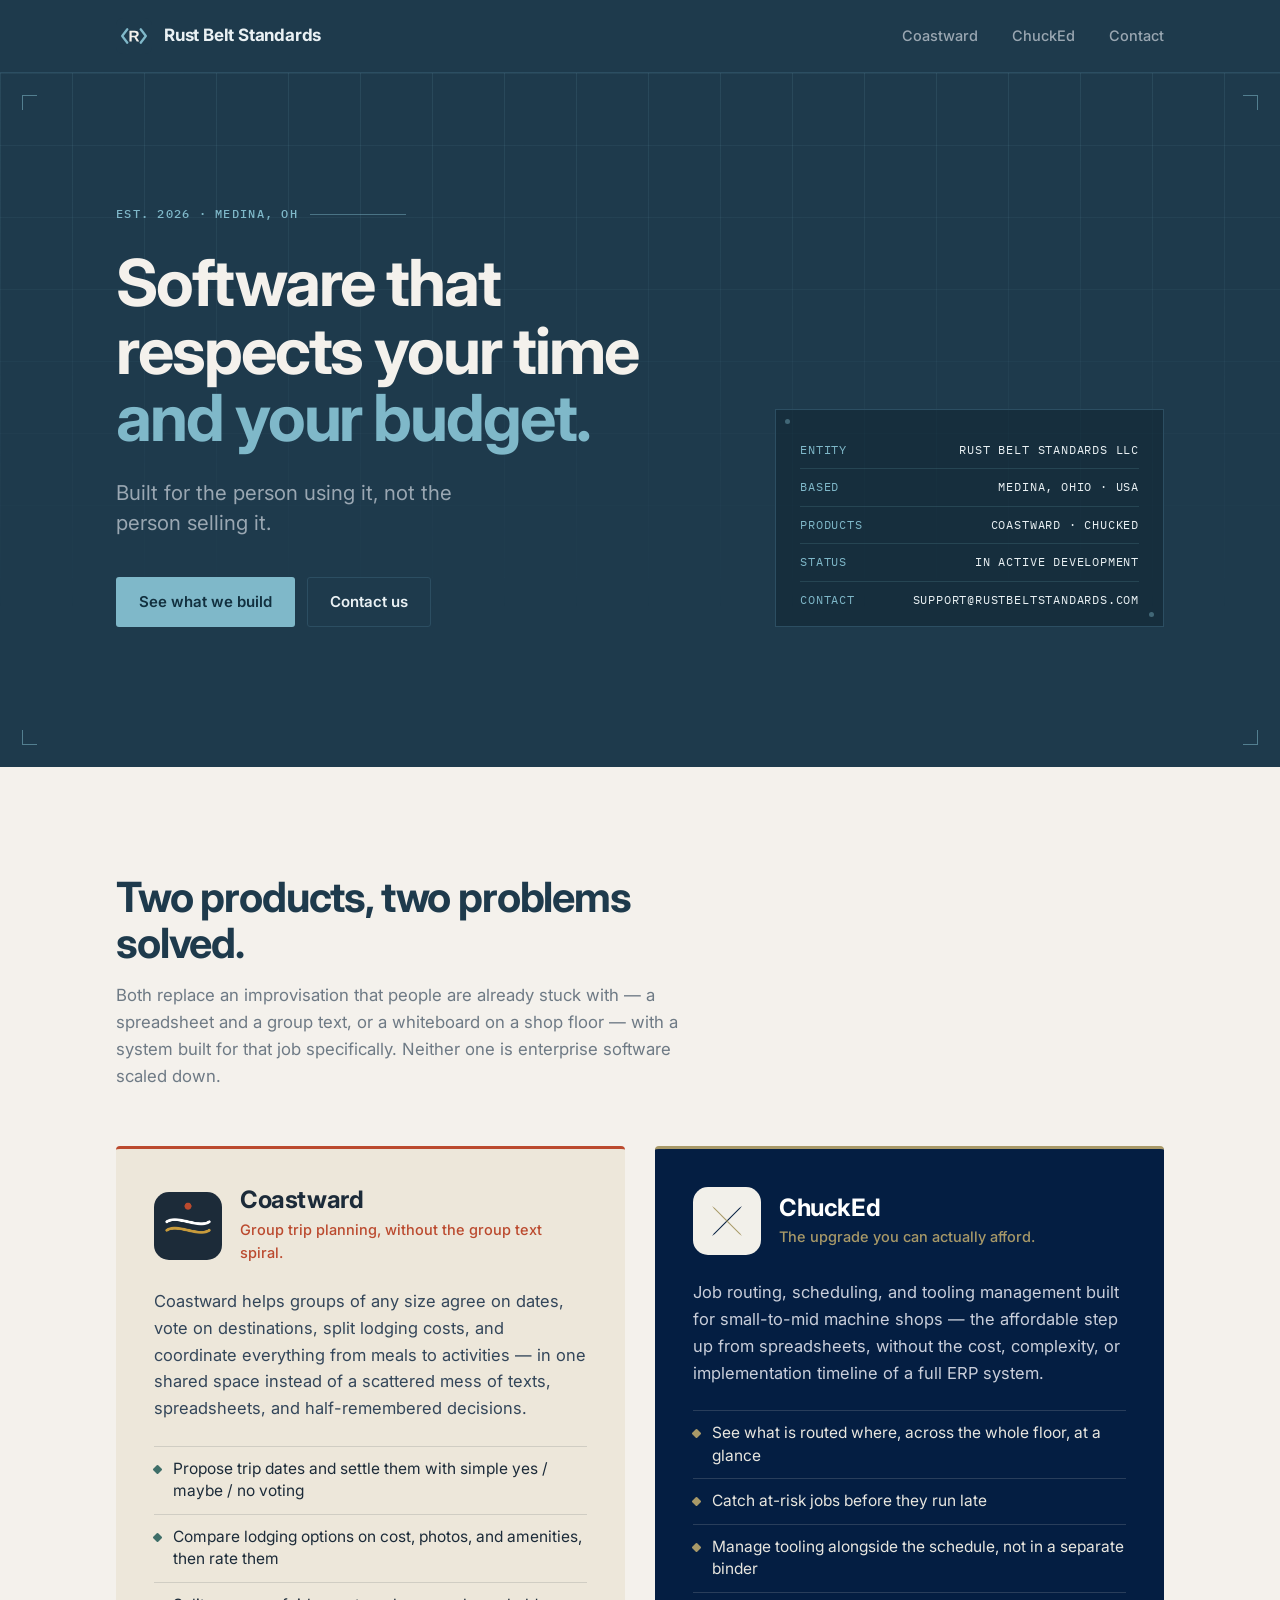
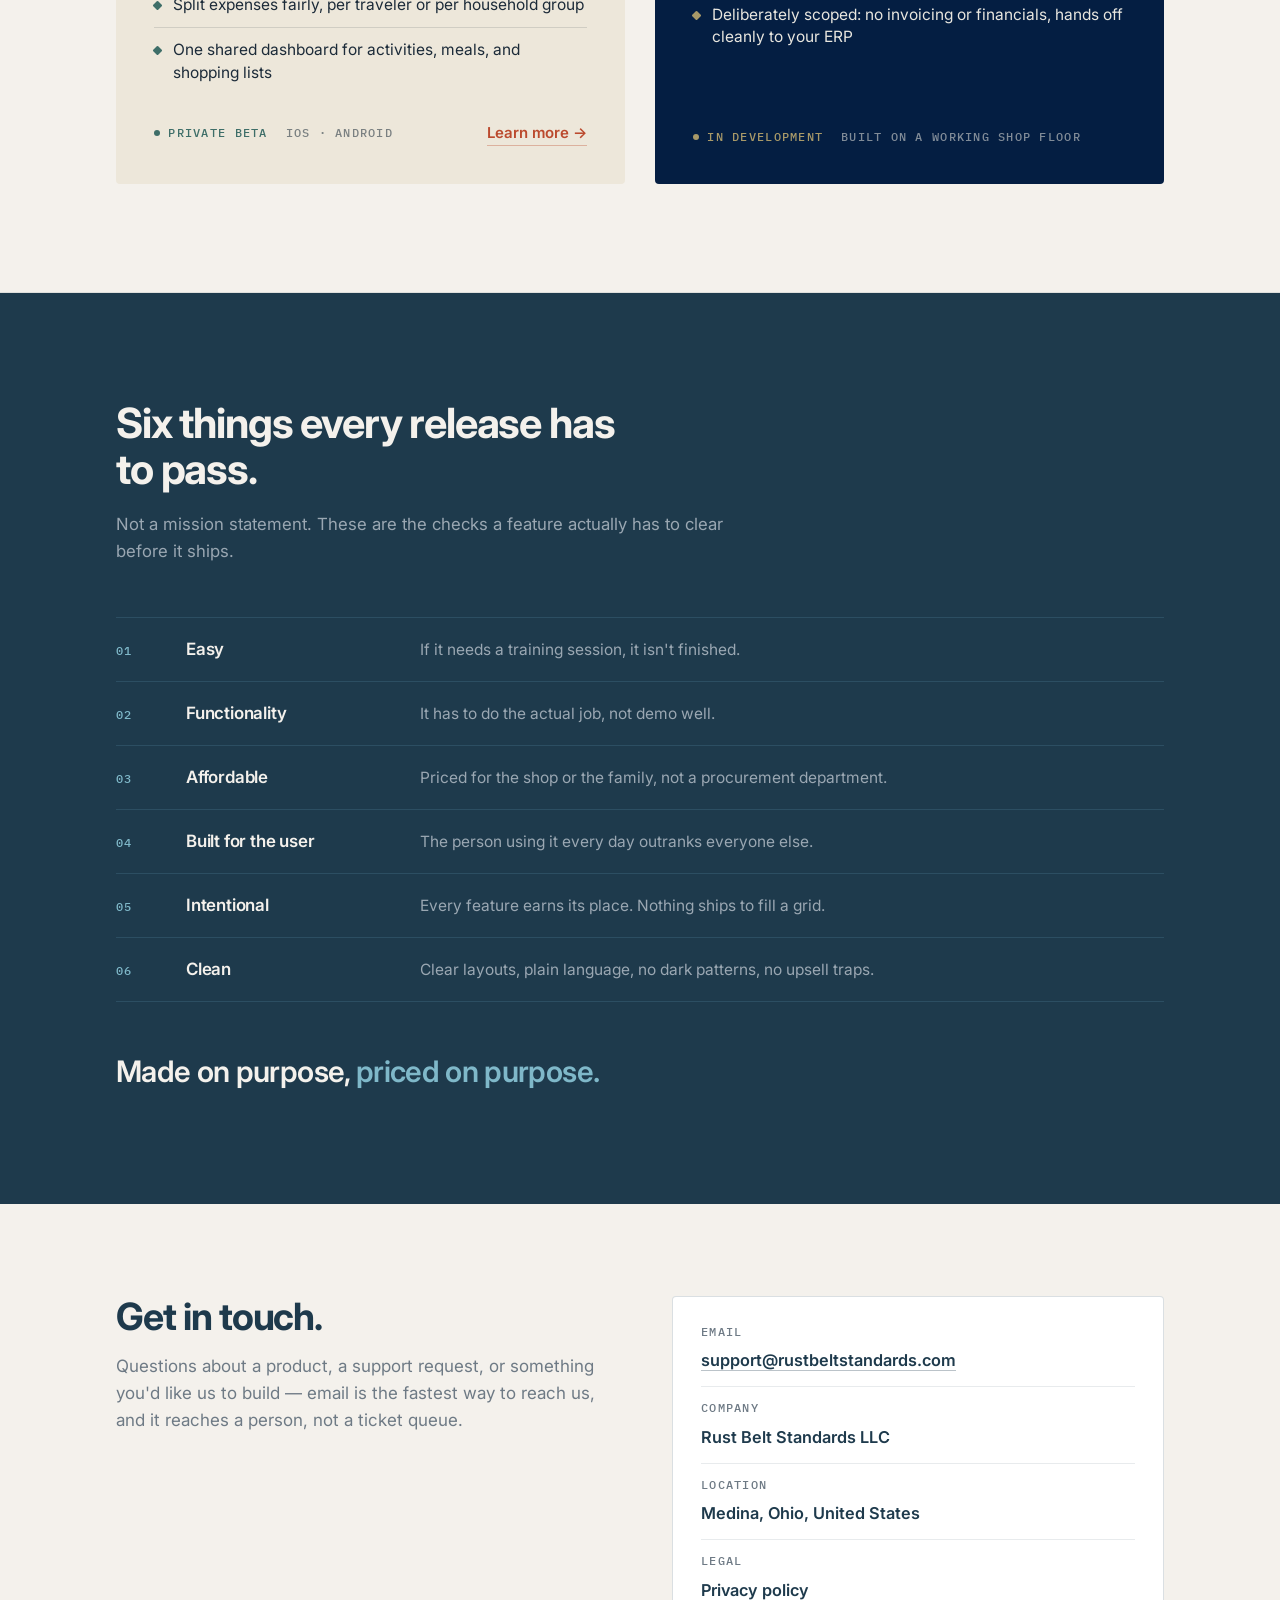
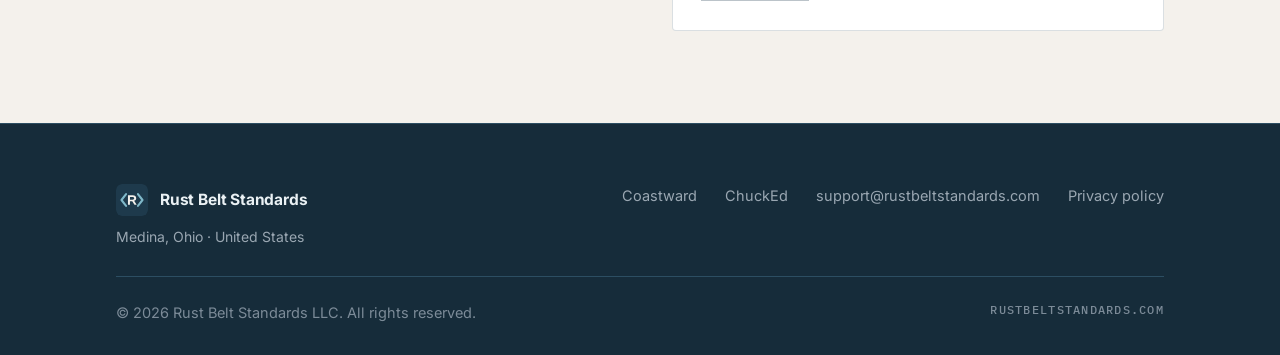
<file: index.html>
<!DOCTYPE html>
<html lang="en">
<head>
<meta charset="utf-8">
<meta name="viewport" content="width=device-width, initial-scale=1">
<title>Rust Belt Standards LLC — Software that respects your time and your budget</title>
<meta name="description" content="Rust Belt Standards LLC is a software company in Medina, Ohio, building Coastward, a group trip planning app, and ChuckEd, a scheduling and job routing platform for machine shops.">
<link rel="canonical" href="https://rustbeltstandards.com/">
<meta name="theme-color" content="#1E3A4C">

<meta property="og:type" content="website">
<meta property="og:site_name" content="Rust Belt Standards LLC">
<meta property="og:title" content="Rust Belt Standards LLC">
<meta property="og:description" content="Software that respects your time and your budget. Built for the person using it, not the person selling it.">
<meta property="og:url" content="https://rustbeltstandards.com/">
<meta property="og:image" content="https://rustbeltstandards.com/assets/brand/rbs-logo-horizontal-ondark.png">
<meta name="twitter:card" content="summary_large_image">

<link rel="icon" href="/assets/brand/rbs-mark.svg" type="image/svg+xml">
<link rel="icon" href="/assets/brand/rbs-mark-32.png" sizes="32x32">
<link rel="icon" href="/assets/brand/rbs-mark-192.png" sizes="192x192">
<link rel="apple-touch-icon" href="/assets/brand/rbs-mark-180.png">
<link rel="manifest" href="/site.webmanifest">

<link rel="preconnect" href="https://fonts.googleapis.com">
<link rel="preconnect" href="https://fonts.gstatic.com" crossorigin>
<link rel="stylesheet" href="https://fonts.googleapis.com/css2?family=IBM+Plex+Mono:wght@400;500&family=Inter:wght@400;500;600;700&display=swap">
<link rel="stylesheet" href="/styles.css">

<script type="application/ld+json">
{
  "@context": "https://schema.org",
  "@type": "Organization",
  "name": "Rust Belt Standards LLC",
  "alternateName": "Rust Belt Standards",
  "url": "https://rustbeltstandards.com/",
  "logo": "https://rustbeltstandards.com/assets/brand/rbs-appicon-1024.png",
  "email": "support@rustbeltstandards.com",
  "slogan": "Made on purpose, priced on purpose.",
  "address": {
    "@type": "PostalAddress",
    "addressLocality": "Medina",
    "addressRegion": "OH",
    "addressCountry": "US"
  },
  "contactPoint": {
    "@type": "ContactPoint",
    "contactType": "customer support",
    "email": "support@rustbeltstandards.com"
  }
}
</script>
</head>
<body>

<a class="skip-link" href="#main">Skip to content</a>

<header class="site-header">
  <div class="wrap">
    <a class="brand" href="/" aria-label="Rust Belt Standards LLC — home">
      <img src="/assets/brand/rbs-mark.svg" alt="" width="36" height="36">
      <span class="brand-name">Rust Belt Standards</span>
    </a>
    <nav class="nav" aria-label="Primary">
      <a href="#coastward">Coastward</a>
      <a href="#chucked">ChuckEd</a>
      <a href="#contact">Contact</a>
    </nav>
  </div>
</header>

<main id="main">

  <!-- ============================ Hero ============================ -->
  <section class="hero">
    <div class="hero-grid" aria-hidden="true"></div>
    <span class="reg reg-tl" aria-hidden="true"></span>
    <span class="reg reg-tr" aria-hidden="true"></span>
    <span class="reg reg-bl" aria-hidden="true"></span>
    <span class="reg reg-br" aria-hidden="true"></span>

    <div class="wrap">
      <div class="hero-inner">
        <div>
          <p class="mono hero-stamp">EST. 2026 &middot; Medina, OH</p>
          <h1>Software that respects your time <span class="accent">and your budget.</span></h1>
          <p class="hero-sub">Built for the person using it, not the person selling it.</p>
          <div class="hero-actions">
            <a class="btn btn-primary" href="#products">See what we build</a>
            <a class="btn btn-ghost" href="#contact">Contact us</a>
          </div>
        </div>

        <div class="spec-plate">
          <dl>
            <dt>Entity</dt>
            <dd>Rust Belt Standards LLC</dd>
            <dt>Based</dt>
            <dd>Medina, Ohio &middot; USA</dd>
            <dt>Products</dt>
            <dd>Coastward &middot; ChuckEd</dd>
            <dt>Status</dt>
            <dd>In active development</dd>
            <dt>Contact</dt>
            <dd>support@rustbeltstandards.com</dd>
          </dl>
        </div>
      </div>
    </div>
  </section>

  <!-- ========================== Products ========================== -->
  <section class="products" id="products">
    <div class="wrap">
      <div class="section-head">
        <h2>Two products, two problems solved.</h2>
        <p>Both replace an improvisation that people are already stuck with — a
           spreadsheet and a group text, or a whiteboard on a shop floor — with a
           system built for that job specifically. Neither one is enterprise
           software scaled down.</p>
      </div>

      <div class="product-grid">

        <!-- Coastward keeps its own palette inside its own card. -->
        <article class="card card-coastward" id="coastward">
          <div class="card-top">
            <img class="card-icon" src="/assets/coastward/coastward-icon.png"
                 alt="Coastward app icon" width="68" height="68">
            <div>
              <h3><a class="card-title-link" href="/coastward">Coastward</a></h3>
              <p class="card-tag">Group trip planning, without the group text spiral.</p>
            </div>
          </div>

          <p class="card-body">Coastward helps groups of any size agree on dates,
            vote on destinations, split lodging costs, and coordinate everything
            from meals to activities — in one shared space instead of a scattered
            mess of texts, spreadsheets, and half-remembered decisions.</p>

          <ul class="card-list">
            <li>Propose trip dates and settle them with simple yes / maybe / no voting</li>
            <li>Compare lodging options on cost, photos, and amenities, then rate them</li>
            <li>Split expenses fairly, per traveler or per household group</li>
            <li>One shared dashboard for activities, meals, and shopping lists</li>
          </ul>

          <div class="card-foot">
            <span class="mono status">Private beta</span>
            <span class="mono card-meta">iOS &middot; Android</span>
            <a class="card-link" href="/coastward">Learn more <span aria-hidden="true">&rarr;</span></a>
          </div>
        </article>

        <!-- ChuckEd keeps its own palette inside its own card. -->
        <article class="card card-chucked" id="chucked">
          <div class="card-top">
            <img class="card-icon" src="/assets/chucked/chucked_logo.svg"
                 alt="ChuckEd logo" width="68" height="68">
            <div>
              <h3>ChuckEd</h3>
              <p class="card-tag">The upgrade you can actually afford.</p>
            </div>
          </div>

          <p class="card-body">Job routing, scheduling, and tooling management
            built for small-to-mid machine shops — the affordable step up from
            spreadsheets, without the cost, complexity, or implementation timeline
            of a full ERP system.</p>

          <ul class="card-list">
            <li>See what is routed where, across the whole floor, at a glance</li>
            <li>Catch at-risk jobs before they run late</li>
            <li>Manage tooling alongside the schedule, not in a separate binder</li>
            <li>Deliberately scoped: no invoicing or financials, hands off cleanly to your ERP</li>
          </ul>

          <div class="card-foot">
            <span class="mono status">In development</span>
            <span class="mono card-meta">Built on a working shop floor</span>
          </div>
        </article>

      </div>
    </div>
  </section>

  <!-- ========================= Philosophy ========================= -->
  <section class="philosophy" id="philosophy">
    <div class="wrap">
      <h2>Six things every release has to pass.</h2>
      <p class="philosophy-lead">Not a mission statement. These are the checks a
        feature actually has to clear before it ships.</p>

      <div class="principles">
        <div class="principle">
          <span class="mono principle-no">01</span>
          <span class="principle-term">Easy</span>
          <span class="principle-desc">If it needs a training session, it isn't finished.</span>
        </div>
        <div class="principle">
          <span class="mono principle-no">02</span>
          <span class="principle-term">Functionality</span>
          <span class="principle-desc">It has to do the actual job, not demo well.</span>
        </div>
        <div class="principle">
          <span class="mono principle-no">03</span>
          <span class="principle-term">Affordable</span>
          <span class="principle-desc">Priced for the shop or the family, not a procurement department.</span>
        </div>
        <div class="principle">
          <span class="mono principle-no">04</span>
          <span class="principle-term">Built for the user</span>
          <span class="principle-desc">The person using it every day outranks everyone else.</span>
        </div>
        <div class="principle">
          <span class="mono principle-no">05</span>
          <span class="principle-term">Intentional</span>
          <span class="principle-desc">Every feature earns its place. Nothing ships to fill a grid.</span>
        </div>
        <div class="principle">
          <span class="mono principle-no">06</span>
          <span class="principle-term">Clean</span>
          <span class="principle-desc">Clear layouts, plain language, no dark patterns, no upsell traps.</span>
        </div>
      </div>

      <p class="philosophy-tagline">Made on purpose, <span>priced on purpose.</span></p>
    </div>
  </section>

  <!-- =========================== Contact =========================== -->
  <section class="contact" id="contact">
    <div class="wrap">
      <div class="contact-inner">
        <div>
          <h2>Get in touch.</h2>
          <p>Questions about a product, a support request, or something you'd like
             us to build — email is the fastest way to reach us, and it reaches a
             person, not a ticket queue.</p>
        </div>

        <div class="contact-plate">
          <div class="contact-row">
            <span class="mono contact-label">Email</span>
            <a class="contact-value" href="mailto:support@rustbeltstandards.com">support@rustbeltstandards.com</a>
          </div>
          <div class="contact-row">
            <span class="mono contact-label">Company</span>
            <span class="contact-value">Rust Belt Standards LLC</span>
          </div>
          <div class="contact-row">
            <span class="mono contact-label">Location</span>
            <span class="contact-value">Medina, Ohio, United States</span>
          </div>
          <div class="contact-row">
            <span class="mono contact-label">Legal</span>
            <a class="contact-value" href="/privacy.html">Privacy policy</a>
          </div>
        </div>
      </div>
    </div>
  </section>

</main>

<footer class="site-footer">
  <div class="wrap">
    <div class="footer-top">
      <div>
        <div class="footer-brand">
          <img src="/assets/brand/rbs-mark.svg" alt="" width="32" height="32">
          <span class="brand-name">Rust Belt Standards</span>
        </div>
        <p class="footer-location">Medina, Ohio &middot; United States</p>
      </div>
      <nav class="footer-links" aria-label="Footer">
        <a href="#coastward">Coastward</a>
        <a href="#chucked">ChuckEd</a>
        <a href="mailto:support@rustbeltstandards.com">support@rustbeltstandards.com</a>
        <a href="/privacy.html">Privacy policy</a>
      </nav>
    </div>
    <div class="footer-bottom">
      <span>&copy; 2026 Rust Belt Standards LLC. All rights reserved.</span>
      <span class="mono">rustbeltstandards.com</span>
    </div>
  </div>
</footer>

</body>
</html>
</file>
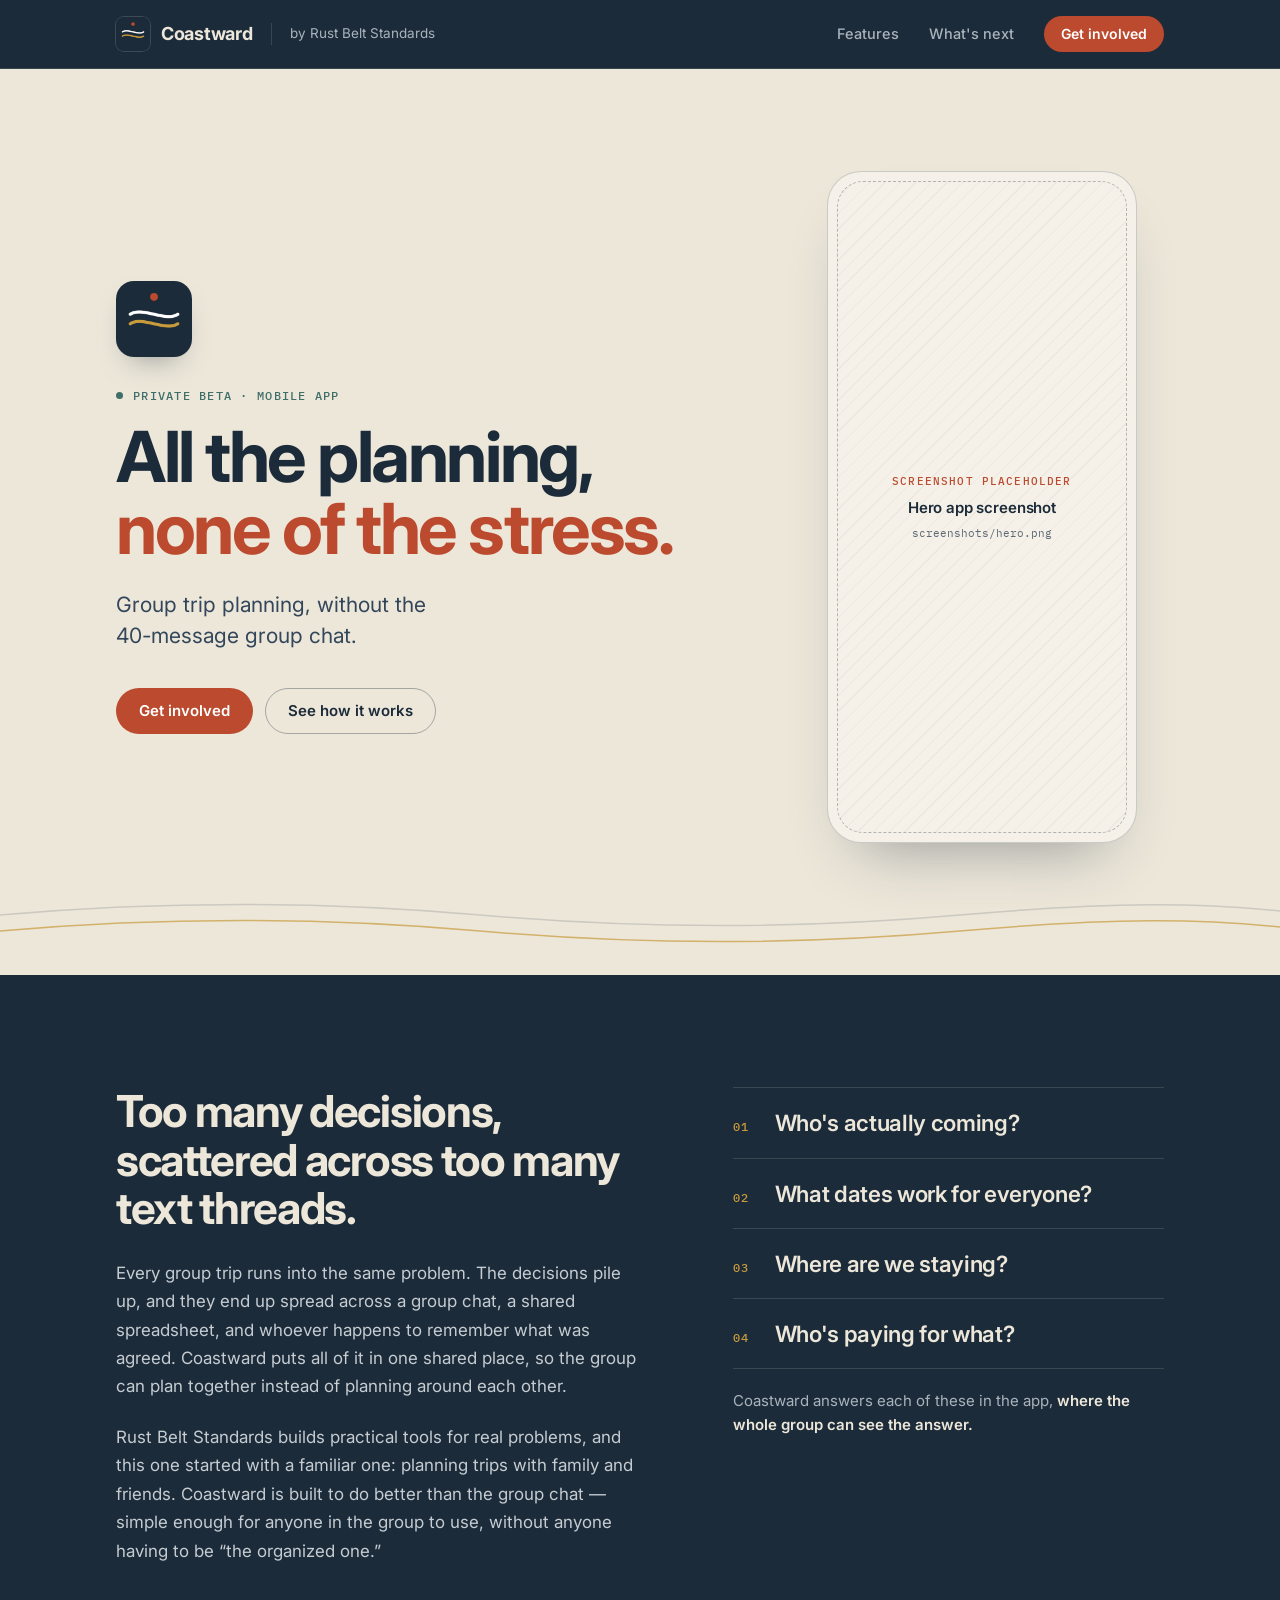
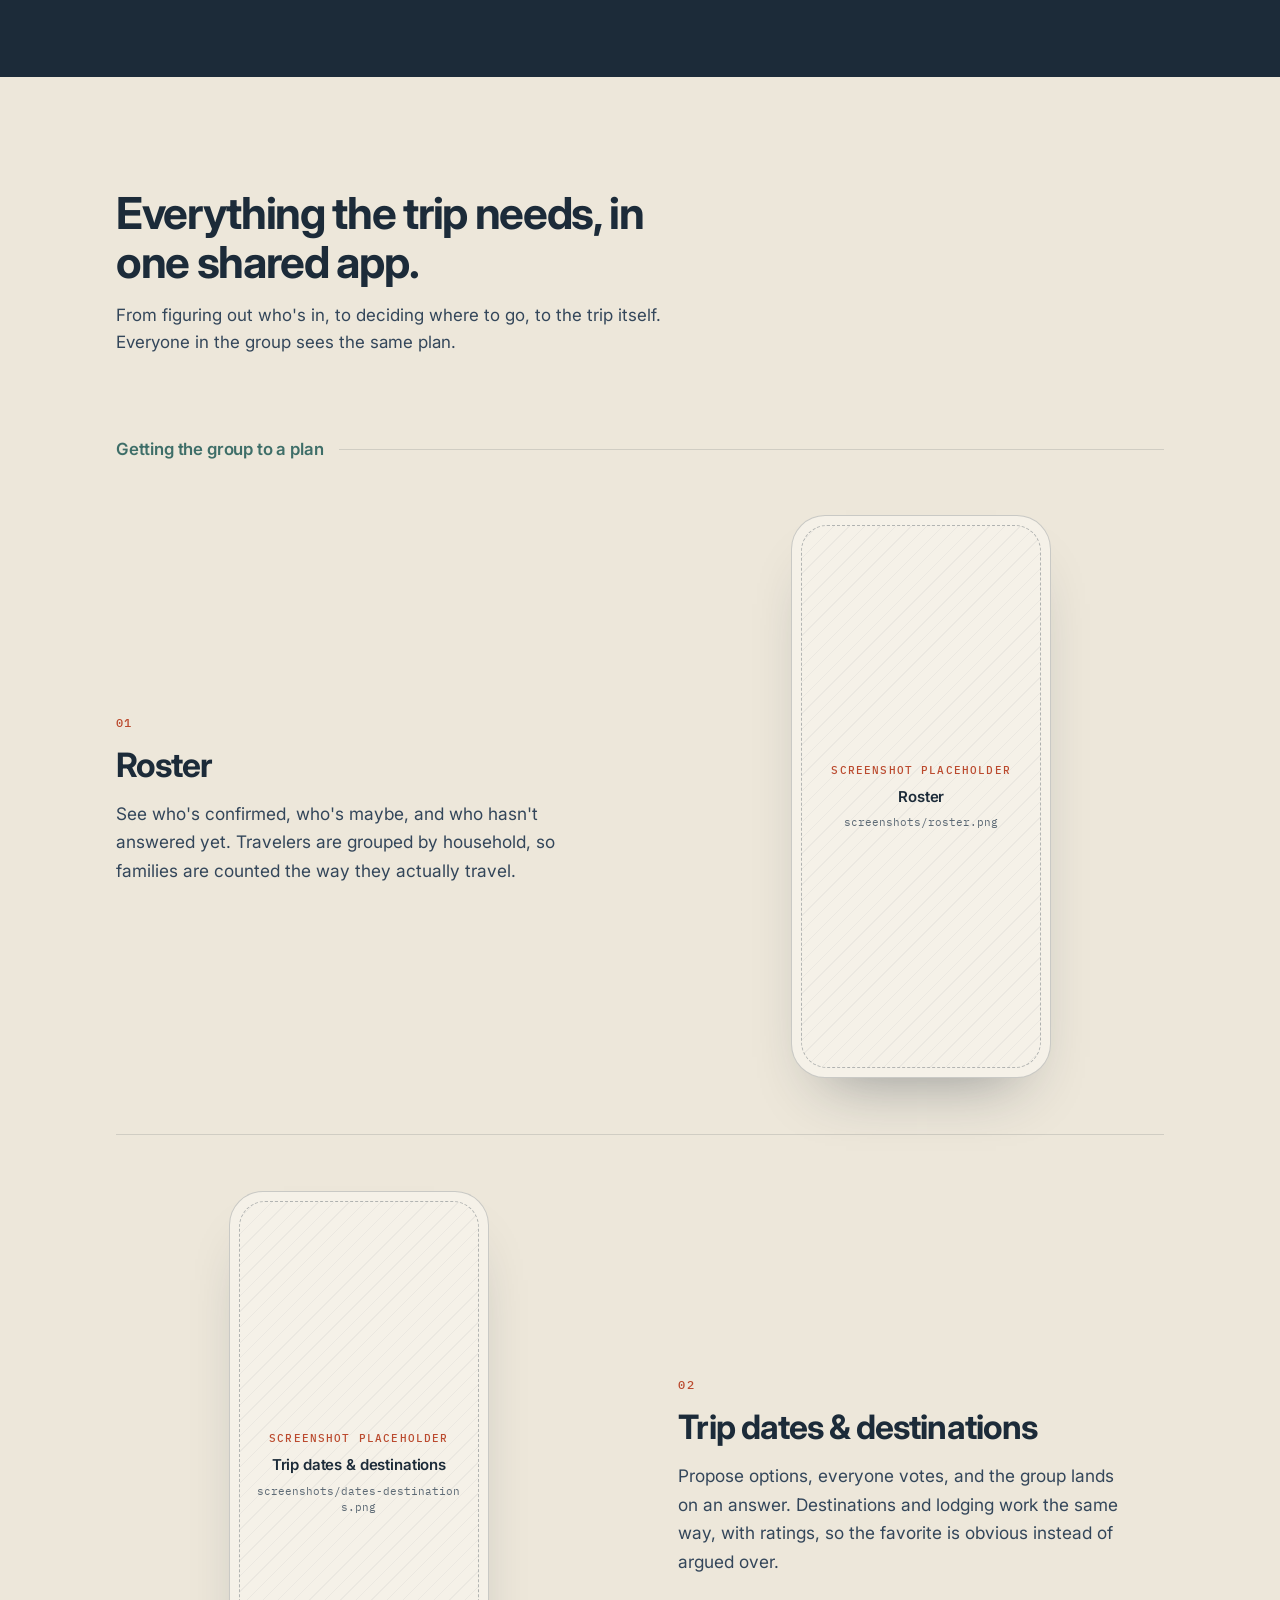
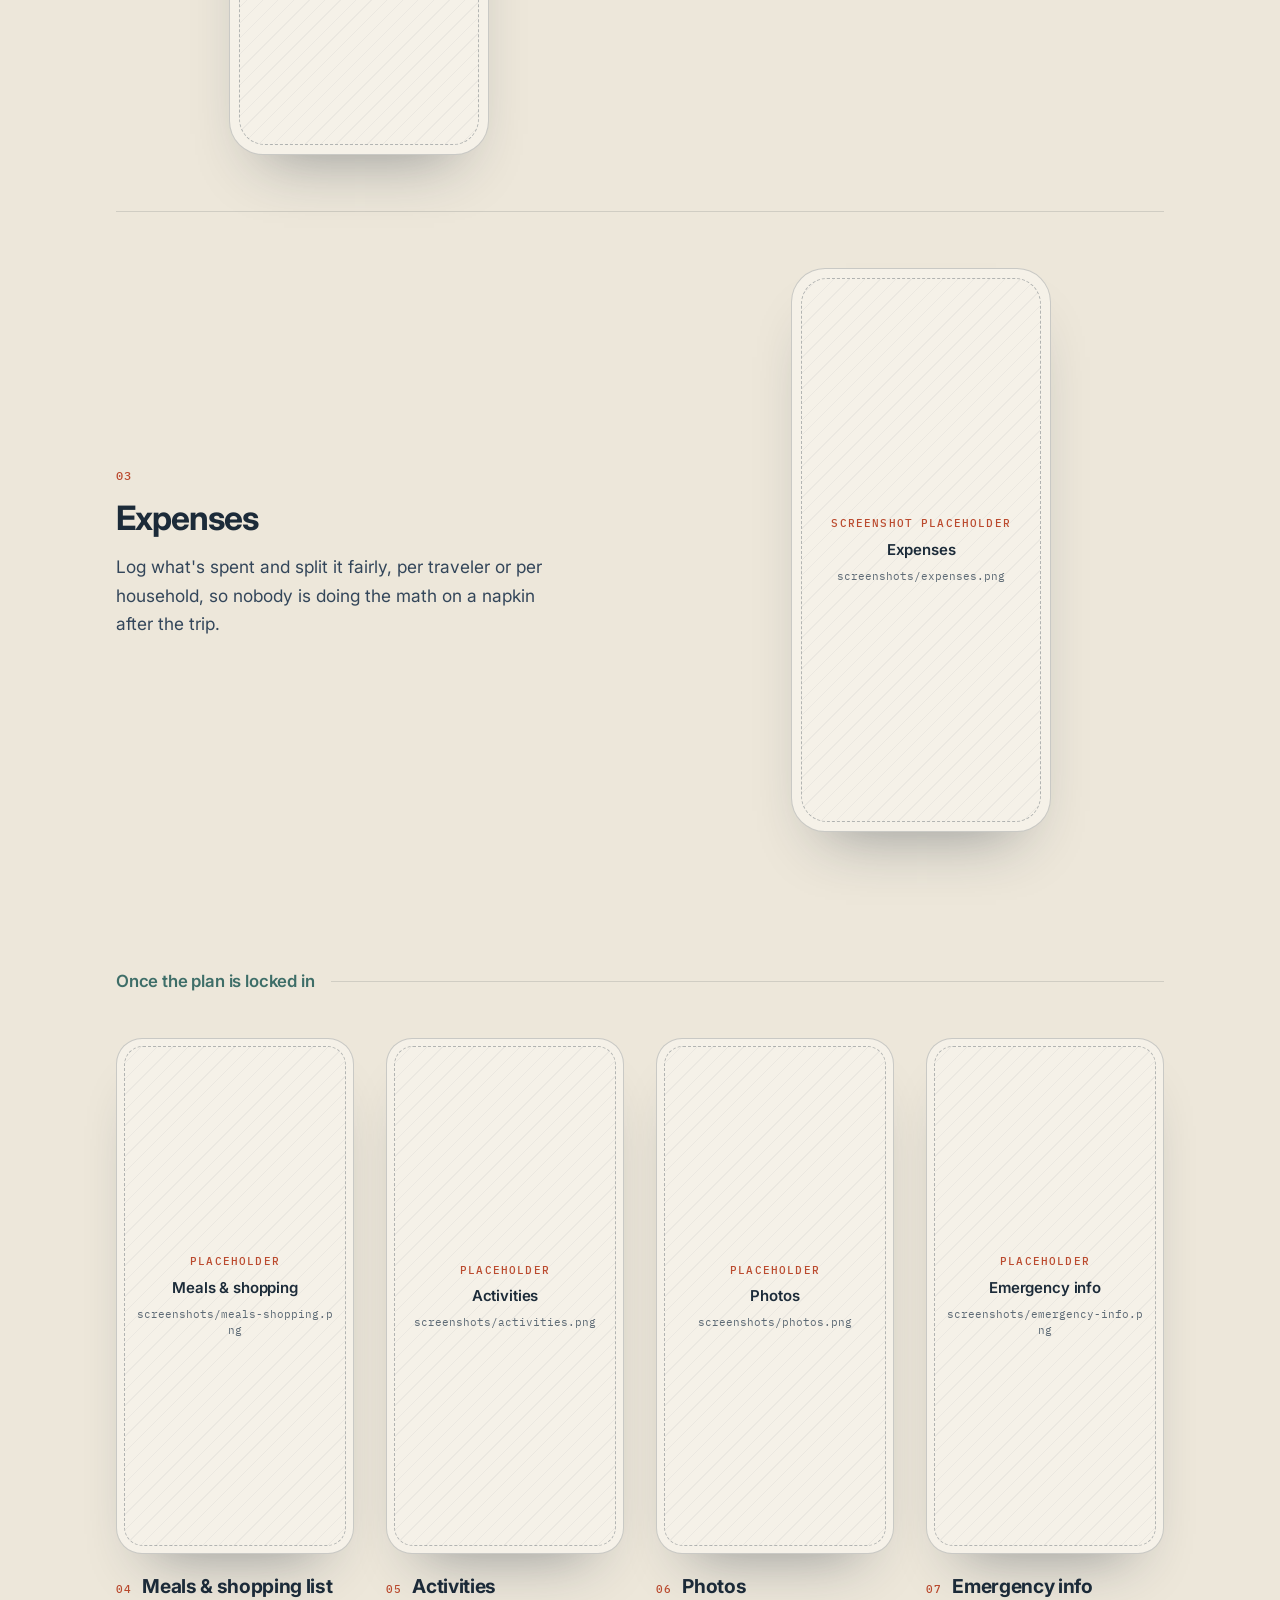
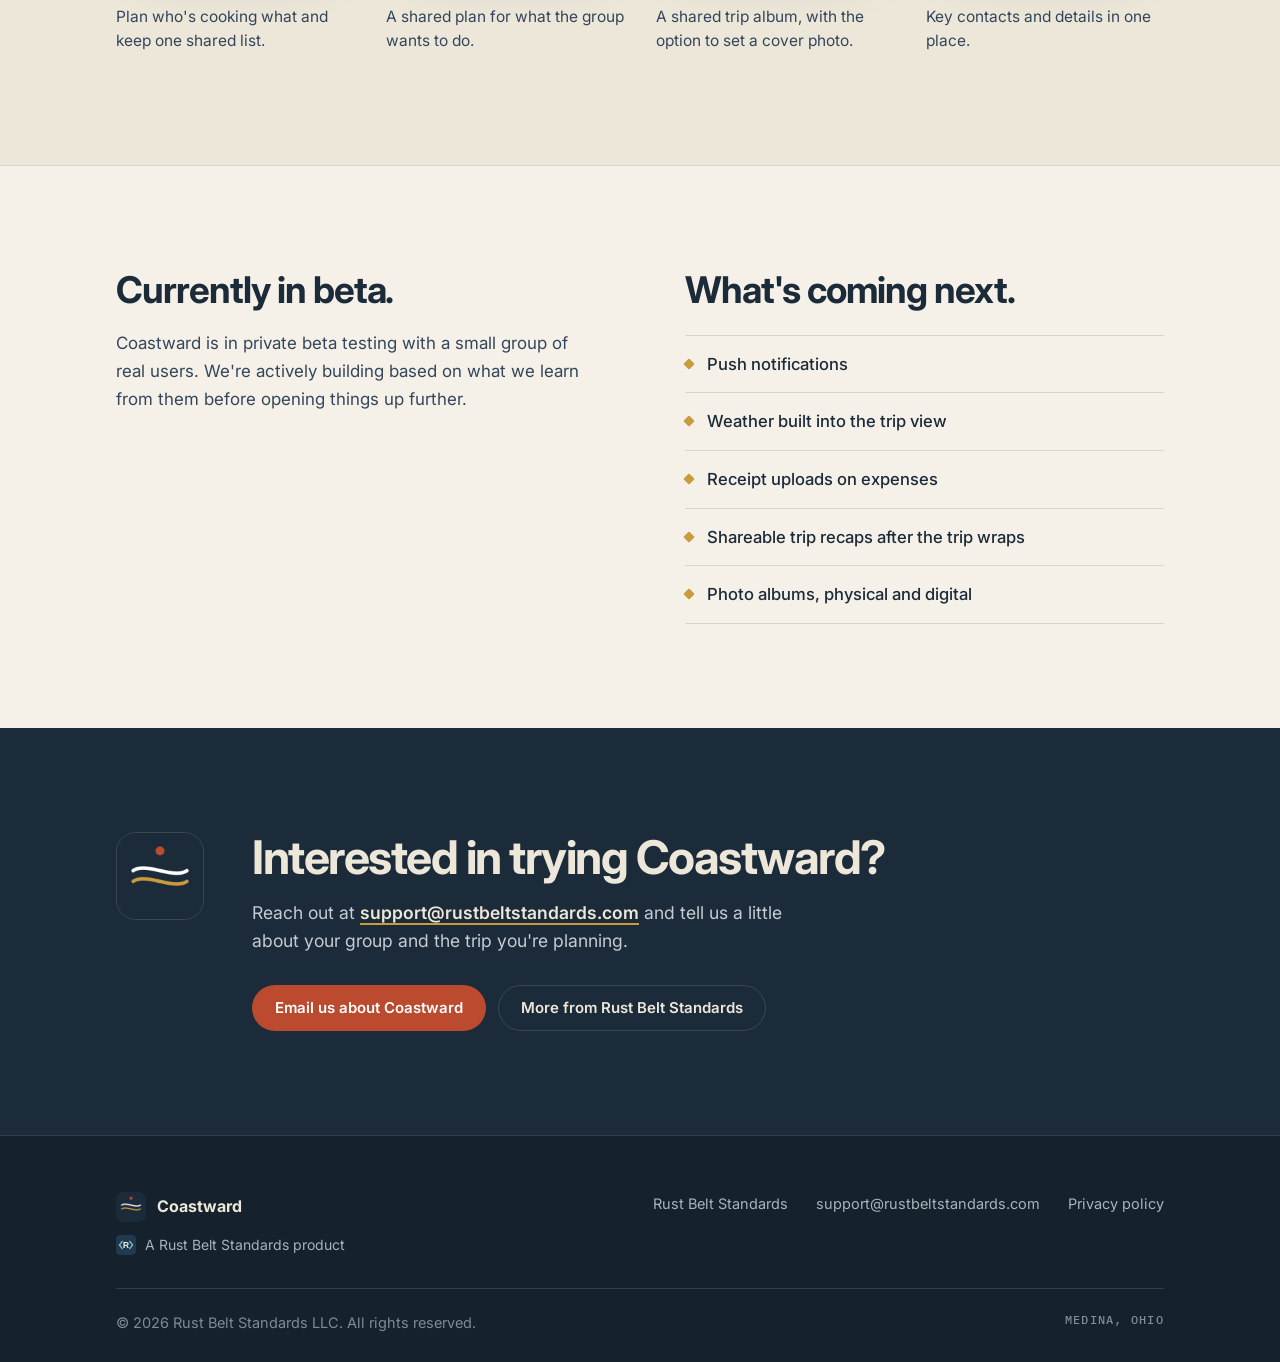
<file: coastward/index.html>
<!DOCTYPE html>
<html lang="en">
<head>
<meta charset="utf-8">
<meta name="viewport" content="width=device-width, initial-scale=1">
<title>Coastward — Group trip planning, without the 40-message group chat</title>
<meta name="description" content="Coastward is a group trip planning app from Rust Belt Standards. Roster, dates, destinations, lodging, expenses, meals, activities, and photos in one shared place. Currently in private beta.">
<link rel="canonical" href="https://rustbeltstandards.com/coastward">
<meta name="theme-color" content="#1C2B39">

<meta property="og:type" content="website">
<meta property="og:site_name" content="Rust Belt Standards LLC">
<meta property="og:title" content="Coastward — All the planning, none of the stress.">
<meta property="og:description" content="Group trip planning, without the 40-message group chat.">
<meta property="og:url" content="https://rustbeltstandards.com/coastward">
<meta property="og:image" content="https://rustbeltstandards.com/assets/coastward/coastward-icon.png">
<meta name="twitter:card" content="summary">

<link rel="icon" href="/assets/coastward/coastward-icon-32.png" sizes="32x32">
<link rel="icon" href="/assets/coastward/coastward-icon-192.png" sizes="192x192">
<link rel="apple-touch-icon" href="/assets/coastward/coastward-icon-180.png">

<link rel="preconnect" href="https://fonts.googleapis.com">
<link rel="preconnect" href="https://fonts.gstatic.com" crossorigin>
<link rel="stylesheet" href="https://fonts.googleapis.com/css2?family=IBM+Plex+Mono:wght@400;500&family=Inter:wght@400;500;600;700&display=swap">
<link rel="stylesheet" href="/coastward/coastward.css">

<script type="application/ld+json">
{
  "@context": "https://schema.org",
  "@type": "SoftwareApplication",
  "name": "Coastward",
  "applicationCategory": "TravelApplication",
  "operatingSystem": "iOS, Android",
  "description": "Group trip planning, without the 40-message group chat.",
  "url": "https://rustbeltstandards.com/coastward",
  "image": "https://rustbeltstandards.com/assets/coastward/coastward-icon.png",
  "publisher": {
    "@type": "Organization",
    "name": "Rust Belt Standards LLC",
    "url": "https://rustbeltstandards.com/",
    "email": "support@rustbeltstandards.com"
  }
}
</script>
</head>
<body>

<a class="skip-link" href="#main">Skip to content</a>

<header class="cw-header">
  <div class="wrap">
    <div class="cw-brand-group">
      <a class="cw-brand" href="/coastward" aria-label="Coastward">
        <img src="/assets/coastward/coastward-icon.png" alt="" width="34" height="34">
        <span>Coastward</span>
      </a>
      <a class="cw-by" href="/">by Rust Belt Standards</a>
    </div>
    <nav class="cw-nav" aria-label="Coastward">
      <a href="#features">Features</a>
      <a href="#roadmap">What's next</a>
      <a class="btn btn-rust btn-sm" href="#get-involved">Get involved</a>
    </nav>
  </div>
</header>

<main id="main">

  <!-- ============================ Hero ============================ -->
  <section class="cw-hero">
    <div class="wrap">
      <div class="cw-hero-inner">
        <div>
          <img class="cw-hero-icon" src="/assets/coastward/coastward-icon.png"
               alt="Coastward app icon" width="76" height="76">
          <p class="mono cw-hero-stamp teal-dot">Private beta &middot; Mobile app</p>
          <h1>All the planning, <span>none of the stress.</span></h1>
          <p class="cw-hero-sub">Group trip planning, without the <span class="nowrap">40-message</span> group chat.</p>
          <div class="cw-hero-actions">
            <a class="btn btn-rust" href="#get-involved">Get involved</a>
            <a class="btn btn-line" href="#features">See how it works</a>
          </div>
        </div>

        <!-- SCREENSHOT PLACEHOLDER: hero. Replace the .shot-placeholder div with
             <img src="/assets/coastward/screenshots/hero.png" alt="Coastward trip dashboard"> -->
        <div class="shot" data-screenshot="hero">
          <div class="shot-placeholder">
            <span class="mono">Screenshot placeholder</span>
            <strong>Hero app screenshot</strong>
            <code>screenshots/hero.png</code>
          </div>
        </div>
      </div>
    </div>

    <svg class="cw-horizon" viewBox="0 0 1440 46" preserveAspectRatio="none" aria-hidden="true">
      <path d="M0 16 C 180 2, 360 2, 540 16 S 900 30, 1080 16 S 1350 4, 1440 12"
            fill="none" stroke="#1C2B39" stroke-opacity=".16" stroke-width="1.5"
            vector-effect="non-scaling-stroke"/>
      <path d="M0 32 C 180 18, 360 18, 540 32 S 900 46, 1080 32 S 1350 20, 1440 28"
            fill="none" stroke="#C89B3C" stroke-opacity=".7" stroke-width="1.5"
            vector-effect="non-scaling-stroke"/>
    </svg>
  </section>

  <!-- ======================= Why it exists ======================= -->
  <section class="cw-why" id="why">
    <div class="wrap">
      <div class="cw-why-inner">
        <div class="cw-why-copy">
          <h2>Too many decisions, scattered across too many text threads.</h2>
          <p>Every group trip runs into the same problem. The decisions pile up,
            and they end up spread across a group chat, a shared spreadsheet, and
            whoever happens to remember what was agreed. Coastward puts all of it
            in one shared place, so the group can plan together instead of
            planning around each other.</p>
          <p>Rust Belt Standards builds practical tools for real problems, and
            this one started with a familiar one: planning trips with family and
            friends. Coastward is built to do better than the group chat — simple
            enough for anyone in the group to use, without anyone having to be
            &ldquo;the organized one.&rdquo;</p>
        </div>

        <div>
          <ul class="cw-questions">
            <li><span class="mono">01</span>Who's actually coming?</li>
            <li><span class="mono">02</span>What dates work for everyone?</li>
            <li><span class="mono">03</span>Where are we staying?</li>
            <li><span class="mono">04</span>Who's paying for what?</li>
          </ul>
          <p class="cw-questions-note">Coastward answers each of these in the app,
            <strong>where the whole group can see the answer.</strong></p>
        </div>
      </div>
    </div>
  </section>

  <!-- ========================== Features ========================== -->
  <section class="cw-features" id="features">
    <div class="wrap">
      <div class="section-head">
        <h2>Everything the trip needs, in one shared app.</h2>
        <p>From figuring out who's in, to deciding where to go, to the trip
          itself. Everyone in the group sees the same plan.</p>
      </div>

      <h3 class="cw-group-title">Getting the group to a plan</h3>

      <!-- 01 Roster -->
      <article class="cw-feature" id="roster">
        <div class="cw-feature-text">
          <span class="mono cw-feature-no">01</span>
          <h4>Roster</h4>
          <p>See who's confirmed, who's maybe, and who hasn't answered yet.
            Travelers are grouped by household, so families are counted the way
            they actually travel.</p>
        </div>
        <!-- SCREENSHOT PLACEHOLDER: roster -->
        <div class="shot" data-screenshot="roster">
          <div class="shot-placeholder">
            <span class="mono">Screenshot placeholder</span>
            <strong>Roster</strong>
            <code>screenshots/roster.png</code>
          </div>
        </div>
      </article>

      <!-- 02 Trip dates & destinations -->
      <article class="cw-feature is-flipped" id="dates-destinations">
        <div class="cw-feature-text">
          <span class="mono cw-feature-no">02</span>
          <h4>Trip dates &amp; destinations</h4>
          <p>Propose options, everyone votes, and the group lands on an answer.
            Destinations and lodging work the same way, with ratings, so the
            favorite is obvious instead of argued over.</p>
        </div>
        <!-- SCREENSHOT PLACEHOLDER: dates & destinations -->
        <div class="shot" data-screenshot="dates-destinations">
          <div class="shot-placeholder">
            <span class="mono">Screenshot placeholder</span>
            <strong>Trip dates &amp; destinations</strong>
            <code>screenshots/dates-destinations.png</code>
          </div>
        </div>
      </article>

      <!-- 03 Expenses -->
      <article class="cw-feature" id="expenses">
        <div class="cw-feature-text">
          <span class="mono cw-feature-no">03</span>
          <h4>Expenses</h4>
          <p>Log what's spent and split it fairly, per traveler or per household,
            so nobody is doing the math on a napkin after the trip.</p>
        </div>
        <!-- SCREENSHOT PLACEHOLDER: expenses -->
        <div class="shot" data-screenshot="expenses">
          <div class="shot-placeholder">
            <span class="mono">Screenshot placeholder</span>
            <strong>Expenses</strong>
            <code>screenshots/expenses.png</code>
          </div>
        </div>
      </article>

      <h3 class="cw-group-title">Once the plan is locked in</h3>

      <div class="cw-mini-grid">
        <!-- 04 Meals & shopping list -->
        <article class="cw-mini" id="meals-shopping">
          <!-- SCREENSHOT PLACEHOLDER: meals & shopping list -->
          <div class="shot" data-screenshot="meals-shopping">
            <div class="shot-placeholder">
              <span class="mono">Placeholder</span>
              <strong>Meals &amp; shopping</strong>
              <code>screenshots/meals-shopping.png</code>
            </div>
          </div>
          <div>
            <h4><span class="mono">04</span>Meals &amp; shopping list</h4>
            <p>Plan who's cooking what and keep one shared list.</p>
          </div>
        </article>

        <!-- 05 Activities -->
        <article class="cw-mini" id="activities">
          <!-- SCREENSHOT PLACEHOLDER: activities -->
          <div class="shot" data-screenshot="activities">
            <div class="shot-placeholder">
              <span class="mono">Placeholder</span>
              <strong>Activities</strong>
              <code>screenshots/activities.png</code>
            </div>
          </div>
          <div>
            <h4><span class="mono">05</span>Activities</h4>
            <p>A shared plan for what the group wants to do.</p>
          </div>
        </article>

        <!-- 06 Photos -->
        <article class="cw-mini" id="photos">
          <!-- SCREENSHOT PLACEHOLDER: photos -->
          <div class="shot" data-screenshot="photos">
            <div class="shot-placeholder">
              <span class="mono">Placeholder</span>
              <strong>Photos</strong>
              <code>screenshots/photos.png</code>
            </div>
          </div>
          <div>
            <h4><span class="mono">06</span>Photos</h4>
            <p>A shared trip album, with the option to set a cover photo.</p>
          </div>
        </article>

        <!-- 07 Emergency info -->
        <article class="cw-mini" id="emergency-info">
          <!-- SCREENSHOT PLACEHOLDER: emergency info -->
          <div class="shot" data-screenshot="emergency-info">
            <div class="shot-placeholder">
              <span class="mono">Placeholder</span>
              <strong>Emergency info</strong>
              <code>screenshots/emergency-info.png</code>
            </div>
          </div>
          <div>
            <h4><span class="mono">07</span>Emergency info</h4>
            <p>Key contacts and details in one place.</p>
          </div>
        </article>
      </div>
    </div>
  </section>

  <!-- ===================== Beta + roadmap ===================== -->
  <section class="cw-status" id="beta">
    <div class="wrap">
      <div class="cw-status-inner">
        <div>
          <h2>Currently in beta.</h2>
          <p>Coastward is in private beta testing with a small group of real
            users. We're actively building based on what we learn from them
            before opening things up further.</p>
        </div>

        <div id="roadmap">
          <h2>What's coming next.</h2>
          <ul class="cw-roadmap">
            <li>Push notifications</li>
            <li>Weather built into the trip view</li>
            <li>Receipt uploads on expenses</li>
            <li>Shareable trip recaps after the trip wraps</li>
            <li>Photo albums, physical and digital</li>
          </ul>
        </div>
      </div>
    </div>
  </section>

  <!-- ========================= Get involved ========================= -->
  <section class="cw-cta" id="get-involved">
    <div class="wrap">
      <div class="cw-cta-inner">
        <img class="cw-cta-icon" src="/assets/coastward/coastward-icon.png"
             alt="" width="88" height="88">
        <div>
          <h2>Interested in trying Coastward?</h2>
          <p>Reach out at
            <a href="mailto:support@rustbeltstandards.com?subject=Coastward">support@rustbeltstandards.com</a>
            and tell us a little about your group and the trip you're planning.</p>
          <div class="cw-cta-actions">
            <a class="btn btn-rust" href="mailto:support@rustbeltstandards.com?subject=Coastward">Email us about Coastward</a>
            <a class="btn btn-line" href="/">More from Rust Belt Standards</a>
          </div>
        </div>
      </div>
    </div>
  </section>

</main>

<footer class="cw-footer">
  <div class="wrap">
    <div class="cw-footer-top">
      <div>
        <div class="cw-footer-brand">
          <img src="/assets/coastward/coastward-icon.png" alt="" width="30" height="30">
          Coastward
        </div>
        <a class="cw-footer-parent" href="/">
          <img src="/assets/brand/rbs-mark.svg" alt="" width="20" height="20">
          A Rust Belt Standards product
        </a>
      </div>
      <nav class="cw-footer-links" aria-label="Footer">
        <a href="/">Rust Belt Standards</a>
        <a href="mailto:support@rustbeltstandards.com">support@rustbeltstandards.com</a>
        <a href="/privacy.html">Privacy policy</a>
      </nav>
    </div>
    <div class="cw-footer-bottom">
      <span>&copy; 2026 Rust Belt Standards LLC. All rights reserved.</span>
      <span class="mono">Medina, Ohio</span>
    </div>
  </div>
</footer>

</body>
</html>
</file>
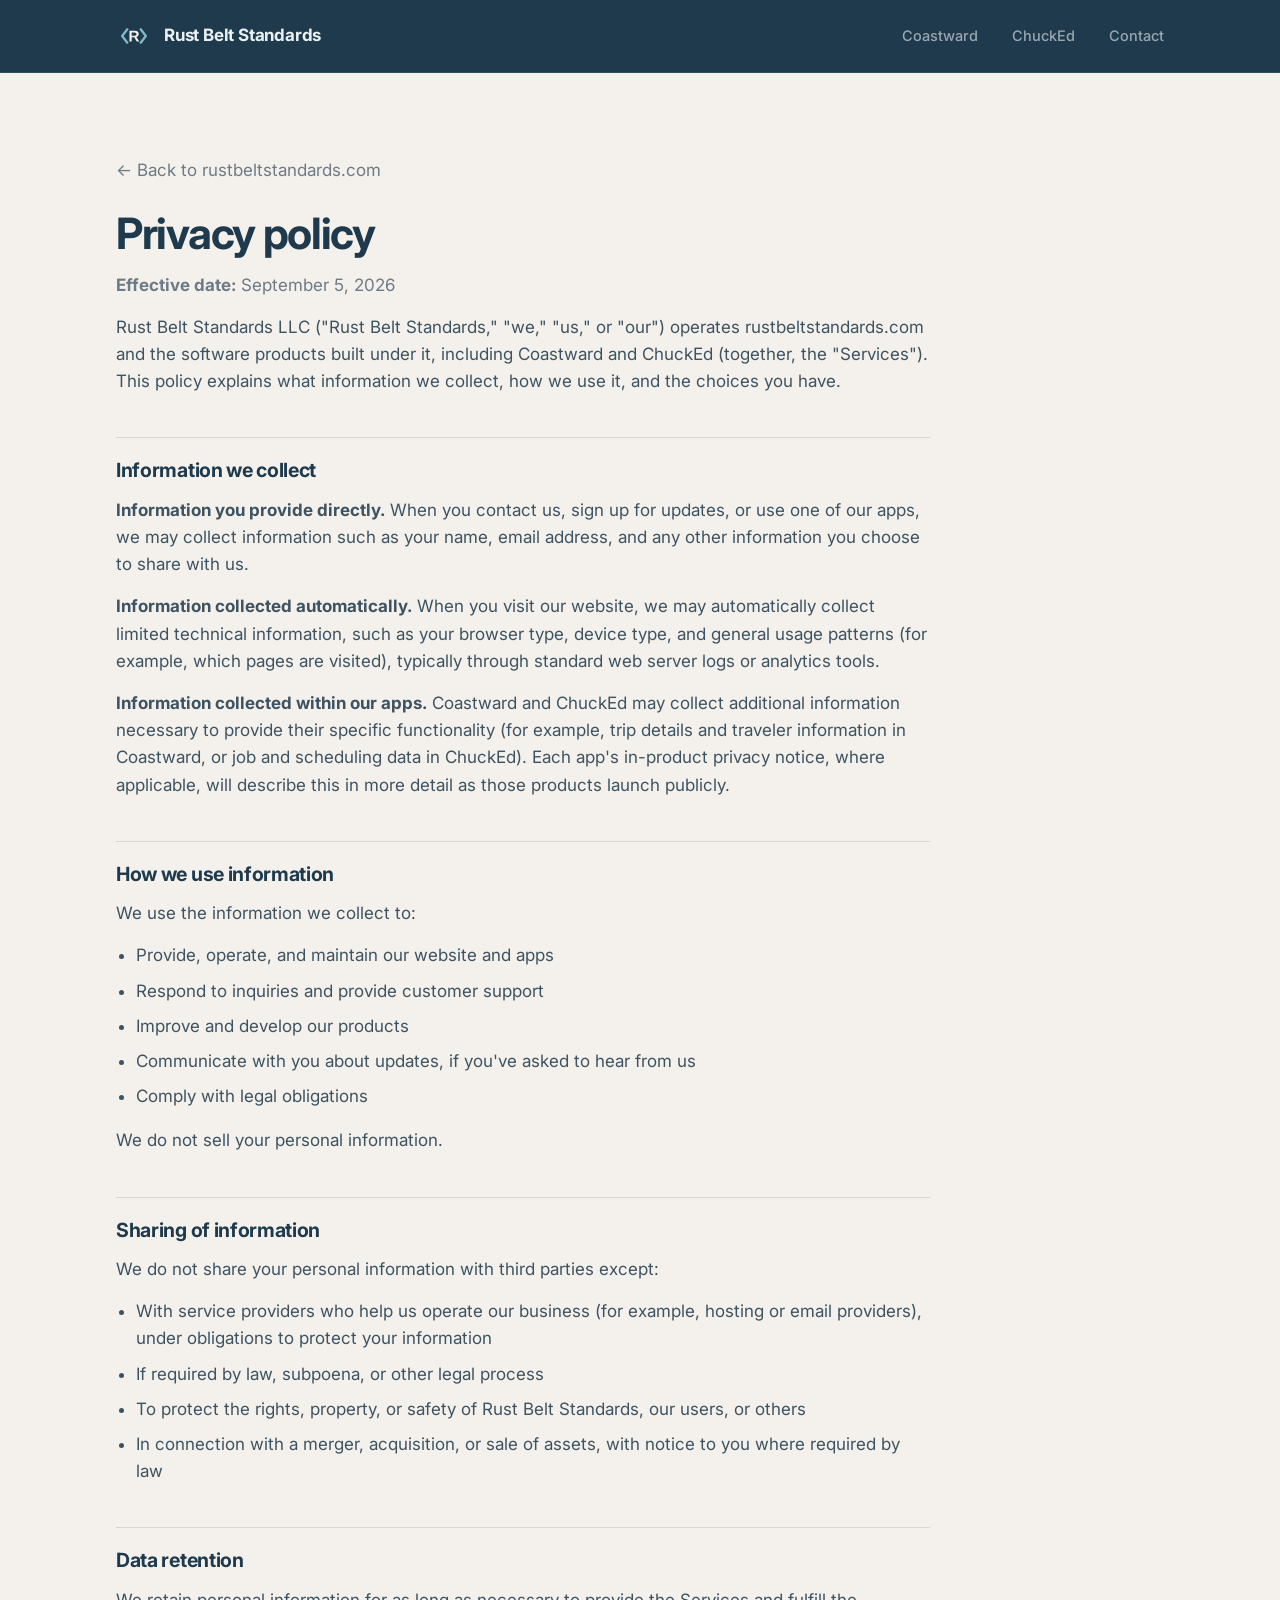
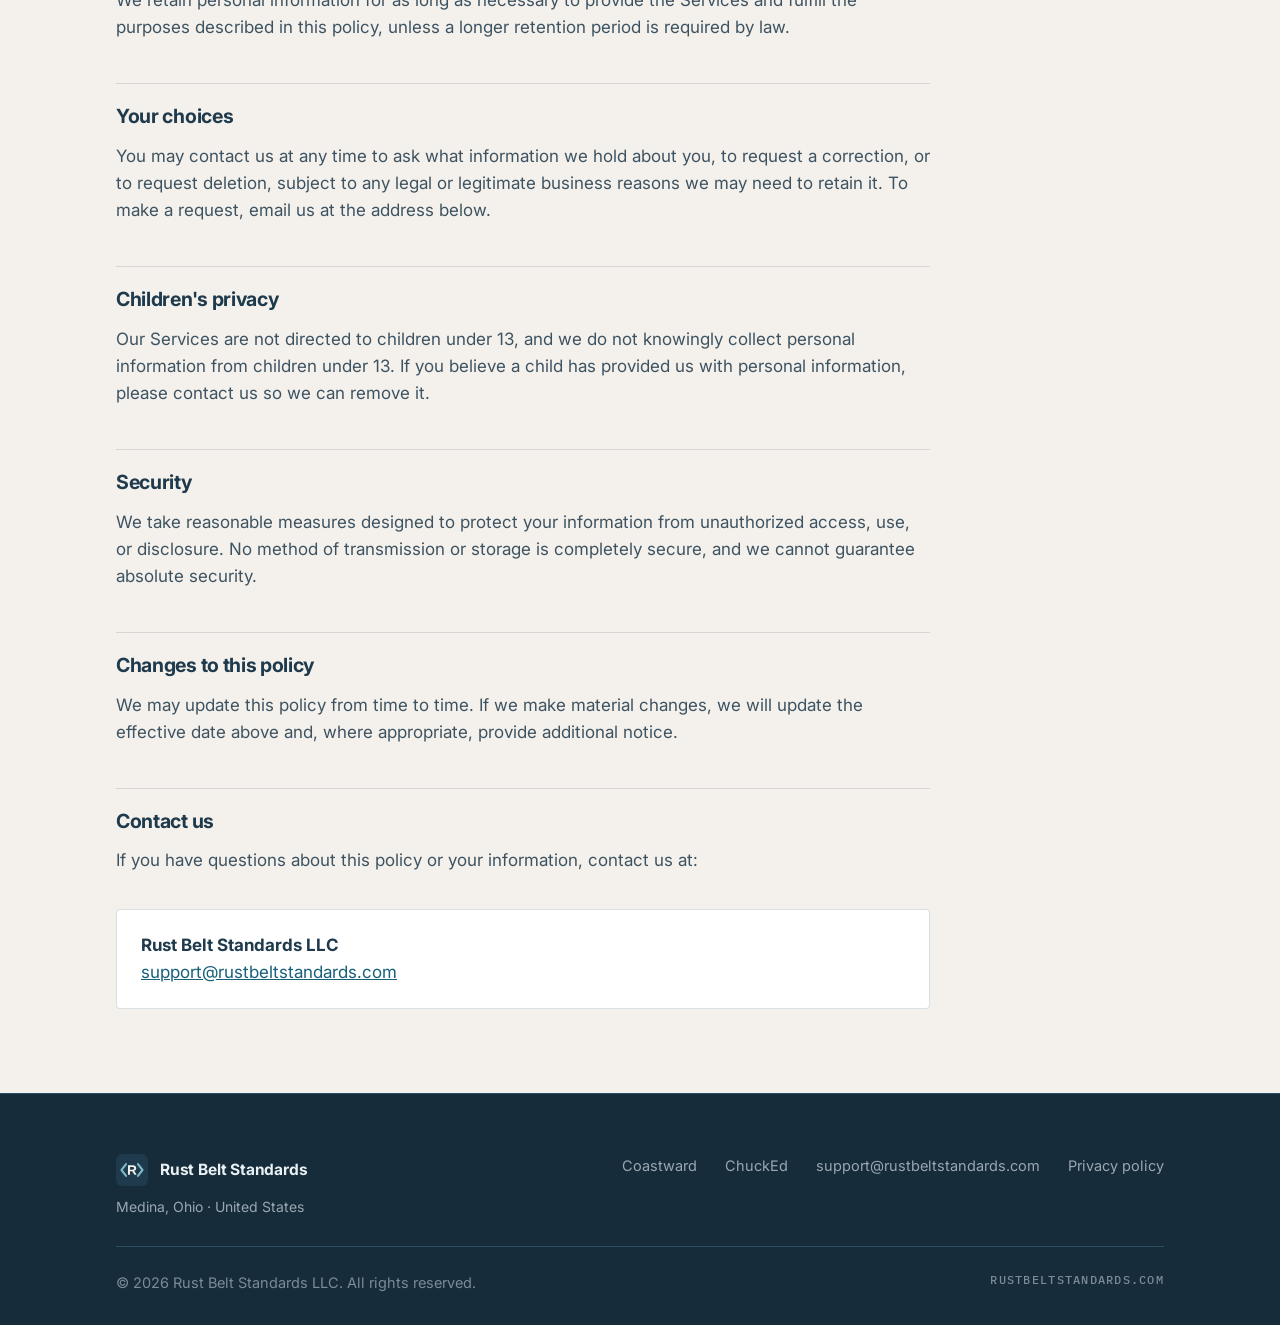
<file: privacy.html>
<!DOCTYPE html>
<html lang="en">
<head>
<meta charset="utf-8">
<meta name="viewport" content="width=device-width, initial-scale=1">
<title>Privacy policy — Rust Belt Standards LLC</title>
<meta name="description" content="Privacy policy for Rust Belt Standards LLC, rustbeltstandards.com, and the software products built under it, including Coastward and ChuckEd.">
<link rel="canonical" href="https://rustbeltstandards.com/privacy.html">
<meta name="theme-color" content="#1E3A4C">

<link rel="icon" href="/assets/brand/rbs-mark.svg" type="image/svg+xml">
<link rel="icon" href="/assets/brand/rbs-mark-32.png" sizes="32x32">
<link rel="icon" href="/assets/brand/rbs-mark-192.png" sizes="192x192">
<link rel="apple-touch-icon" href="/assets/brand/rbs-mark-180.png">
<link rel="manifest" href="/site.webmanifest">

<link rel="preconnect" href="https://fonts.googleapis.com">
<link rel="preconnect" href="https://fonts.gstatic.com" crossorigin>
<link rel="stylesheet" href="https://fonts.googleapis.com/css2?family=IBM+Plex+Mono:wght@400;500&family=Inter:wght@400;500;600;700&display=swap">
<link rel="stylesheet" href="/styles.css">
</head>
<body>

<a class="skip-link" href="#main">Skip to content</a>

<header class="site-header">
  <div class="wrap">
    <a class="brand" href="/" aria-label="Rust Belt Standards LLC — home">
      <img src="/assets/brand/rbs-mark.svg" alt="" width="36" height="36">
      <span class="brand-name">Rust Belt Standards</span>
    </a>
    <nav class="nav" aria-label="Primary">
      <a href="/#coastward">Coastward</a>
      <a href="/#chucked">ChuckEd</a>
      <a href="/#contact">Contact</a>
    </nav>
  </div>
</header>

<main id="main" class="legal">
  <div class="wrap">
    <div class="legal-inner">

      <a class="back" href="/">&larr; Back to rustbeltstandards.com</a>

      <h1>Privacy policy</h1>
      <p class="effective"><strong>Effective date:</strong> September 5, 2026</p>

      <p>Rust Belt Standards LLC ("Rust Belt Standards," "we," "us," or "our")
        operates rustbeltstandards.com and the software products built under it,
        including Coastward and ChuckEd (together, the "Services"). This policy
        explains what information we collect, how we use it, and the choices you
        have.</p>

      <h2>Information we collect</h2>

      <p><strong>Information you provide directly.</strong> When you contact us,
        sign up for updates, or use one of our apps, we may collect information
        such as your name, email address, and any other information you choose to
        share with us.</p>

      <p><strong>Information collected automatically.</strong> When you visit our
        website, we may automatically collect limited technical information, such
        as your browser type, device type, and general usage patterns (for
        example, which pages are visited), typically through standard web server
        logs or analytics tools.</p>

      <p><strong>Information collected within our apps.</strong> Coastward and
        ChuckEd may collect additional information necessary to provide their
        specific functionality (for example, trip details and traveler
        information in Coastward, or job and scheduling data in ChuckEd). Each
        app's in-product privacy notice, where applicable, will describe this in
        more detail as those products launch publicly.</p>

      <h2>How we use information</h2>

      <p>We use the information we collect to:</p>
      <ul>
        <li>Provide, operate, and maintain our website and apps</li>
        <li>Respond to inquiries and provide customer support</li>
        <li>Improve and develop our products</li>
        <li>Communicate with you about updates, if you've asked to hear from us</li>
        <li>Comply with legal obligations</li>
      </ul>
      <p>We do not sell your personal information.</p>

      <h2>Sharing of information</h2>

      <p>We do not share your personal information with third parties except:</p>
      <ul>
        <li>With service providers who help us operate our business (for example,
            hosting or email providers), under obligations to protect your
            information</li>
        <li>If required by law, subpoena, or other legal process</li>
        <li>To protect the rights, property, or safety of Rust Belt Standards,
            our users, or others</li>
        <li>In connection with a merger, acquisition, or sale of assets, with
            notice to you where required by law</li>
      </ul>

      <h2>Data retention</h2>

      <p>We retain personal information for as long as necessary to provide the
        Services and fulfill the purposes described in this policy, unless a
        longer retention period is required by law.</p>

      <h2>Your choices</h2>

      <p>You may contact us at any time to ask what information we hold about
        you, to request a correction, or to request deletion, subject to any
        legal or legitimate business reasons we may need to retain it. To make a
        request, email us at the address below.</p>

      <h2>Children's privacy</h2>

      <p>Our Services are not directed to children under 13, and we do not
        knowingly collect personal information from children under 13. If you
        believe a child has provided us with personal information, please contact
        us so we can remove it.</p>

      <h2>Security</h2>

      <p>We take reasonable measures designed to protect your information from
        unauthorized access, use, or disclosure. No method of transmission or
        storage is completely secure, and we cannot guarantee absolute
        security.</p>

      <h2>Changes to this policy</h2>

      <p>We may update this policy from time to time. If we make material
        changes, we will update the effective date above and, where appropriate,
        provide additional notice.</p>

      <h2>Contact us</h2>

      <p>If you have questions about this policy or your information, contact us
        at:</p>

      <div class="legal-contact">
        <strong>Rust Belt Standards LLC</strong>
        <a href="mailto:support@rustbeltstandards.com">support@rustbeltstandards.com</a>
      </div>

    </div>
  </div>
</main>

<footer class="site-footer">
  <div class="wrap">
    <div class="footer-top">
      <div>
        <div class="footer-brand">
          <img src="/assets/brand/rbs-mark.svg" alt="" width="32" height="32">
          <span class="brand-name">Rust Belt Standards</span>
        </div>
        <p class="footer-location">Medina, Ohio &middot; United States</p>
      </div>
      <nav class="footer-links" aria-label="Footer">
        <a href="/#coastward">Coastward</a>
        <a href="/#chucked">ChuckEd</a>
        <a href="mailto:support@rustbeltstandards.com">support@rustbeltstandards.com</a>
        <a href="/privacy.html">Privacy policy</a>
      </nav>
    </div>
    <div class="footer-bottom">
      <span>&copy; 2026 Rust Belt Standards LLC. All rights reserved.</span>
      <span class="mono">rustbeltstandards.com</span>
    </div>
  </div>
</footer>

</body>
</html>
</file>
<file: styles.css>
/* =========================================================================
   Rust Belt Standards LLC — rustbeltstandards.com
   Single-page site stylesheet.

   Palette discipline:
   - RBS shell (header / hero / philosophy / footer) uses the RBS palette only.
   - Coastward and ChuckEd each keep their own palette, scoped to their own
     card. They are two labeled instruments mounted on one panel, not one
     blended site-wide gradient.
   ========================================================================= */

:root {
  /* RBS shell */
  --navy:        #1E3A4C;
  --navy-deep:   #162C3A;
  --navy-line:   #2C4E62;
  --steel:       #7FB8C9;
  --cream:       #F4F1EC;
  --grey:        #6E7A85;
  --light:       #EAF1F4;
  --muted:       #9AA7B2;

  /* Coastward */
  --cw-ink:      #1C2B39;
  --cw-rust:     #BB4A2E;
  --cw-teal:     #3E6E68;
  --cw-gold:     #C89B3C;
  --cw-paper:    #EDE7DA;

  /* ChuckEd */
  --ce-blue:     #041E42;
  --ce-gold:     #A89968;
  --ce-light:    #E8E6DF;

  --sans: "Inter", -apple-system, BlinkMacSystemFont, "Segoe UI", Roboto,
          "Helvetica Neue", Arial, sans-serif;
  --mono: "IBM Plex Mono", ui-monospace, SFMono-Regular, "SF Mono", Menlo,
          Consolas, "Liberation Mono", monospace;

  --gutter: clamp(20px, 5vw, 56px);
  --maxw: 1160px;
}

*, *::before, *::after { box-sizing: border-box; }

html { -webkit-text-size-adjust: 100%; scroll-behavior: smooth; }

@media (prefers-reduced-motion: reduce) {
  html { scroll-behavior: auto; }
  * { transition: none !important; }
}

body {
  margin: 0;
  font-family: var(--sans);
  font-size: 17px;
  line-height: 1.6;
  color: var(--navy);
  background: var(--cream);
  -webkit-font-smoothing: antialiased;
  text-rendering: optimizeLegibility;
}

img, svg { display: block; max-width: 100%; }

a { color: inherit; }

h1, h2, h3 { margin: 0; letter-spacing: -0.022em; line-height: 1.1; font-weight: 700; }

p { margin: 0; }

:focus-visible {
  outline: 2px solid var(--steel);
  outline-offset: 3px;
  border-radius: 2px;
}

.wrap {
  width: 100%;
  max-width: var(--maxw);
  margin: 0 auto;
  padding-inline: var(--gutter);
}

/* Small monospace factual labels — used sparingly, the way a stamped
   spec plate uses real numbers. Never for headlines. */
.mono {
  font-family: var(--mono);
  font-size: 11.5px;
  letter-spacing: 0.11em;
  text-transform: uppercase;
  font-weight: 500;
}

.skip-link {
  position: absolute;
  left: -9999px;
  top: 0;
  background: var(--cream);
  color: var(--navy);
  padding: 10px 16px;
  z-index: 100;
  font-weight: 600;
}
.skip-link:focus { left: 8px; top: 8px; }

/* ============================ Header ============================ */

.site-header {
  position: sticky;
  top: 0;
  z-index: 50;
  background: var(--navy);
  border-bottom: 1px solid var(--navy-line);
}

.site-header .wrap {
  display: flex;
  align-items: center;
  justify-content: space-between;
  gap: 20px;
  min-height: 72px;
  padding-block: 14px;
}

.brand {
  display: inline-flex;
  align-items: center;
  gap: 12px;
  text-decoration: none;
  color: var(--light);
}

.brand img { width: 36px; height: 36px; border-radius: 7px; }

.brand-name {
  font-size: 17px;
  font-weight: 700;
  letter-spacing: -0.012em;
  white-space: nowrap;
}

.nav {
  display: flex;
  align-items: center;
  gap: clamp(16px, 3vw, 34px);
}

.nav a {
  color: var(--muted);
  text-decoration: none;
  font-size: 14.5px;
  font-weight: 500;
  padding-block: 6px;
  border-bottom: 1px solid transparent;
  transition: color .15s ease, border-color .15s ease;
  white-space: nowrap;
}

.nav a:hover { color: var(--light); border-bottom-color: var(--steel); }

/* ============================= Hero ============================= */

.hero {
  position: relative;
  overflow: hidden;
  background: var(--navy);
  color: var(--light);
  padding-block: clamp(64px, 11vw, 132px) clamp(72px, 12vw, 140px);
}

/* One quiet technical detail: a faint measuring grid, fading out downward. */
.hero-grid {
  position: absolute;
  inset: 0;
  pointer-events: none;
  background-image:
    repeating-linear-gradient(to right, rgba(127,184,201,.14) 0 1px, transparent 1px 72px),
    repeating-linear-gradient(to bottom, rgba(127,184,201,.10) 0 1px, transparent 1px 72px);
  -webkit-mask-image: linear-gradient(to bottom, rgba(0,0,0,.85), transparent 78%);
  mask-image: linear-gradient(to bottom, rgba(0,0,0,.85), transparent 78%);
}

/* Corner registration marks. */
.reg {
  position: absolute;
  width: 15px;
  height: 15px;
  border: 0 solid rgba(127,184,201,.55);
  pointer-events: none;
}
.reg-tl { top: 22px; left: 22px; border-top-width: 1px; border-left-width: 1px; }
.reg-tr { top: 22px; right: 22px; border-top-width: 1px; border-right-width: 1px; }
.reg-bl { bottom: 22px; left: 22px; border-bottom-width: 1px; border-left-width: 1px; }
.reg-br { bottom: 22px; right: 22px; border-bottom-width: 1px; border-right-width: 1px; }

.hero .wrap { position: relative; }

.hero-inner {
  display: grid;
  grid-template-columns: minmax(0, 1.5fr) minmax(0, 1fr);
  gap: clamp(32px, 6vw, 76px);
  align-items: end;
}

.hero-stamp {
  color: var(--steel);
  margin-bottom: 26px;
  display: flex;
  align-items: center;
  gap: 12px;
}

.hero-stamp::after {
  content: "";
  flex: 0 1 96px;
  height: 1px;
  background: rgba(127,184,201,.45);
}

.hero h1 {
  font-size: clamp(2.35rem, 5.4vw, 4.05rem);
  line-height: 1.04;
  letter-spacing: -0.032em;
  max-width: 16ch;
  color: var(--cream);
}

.hero h1 .accent { color: var(--steel); }

.hero-sub {
  margin-top: 26px;
  font-size: clamp(1.05rem, 1.6vw, 1.28rem);
  line-height: 1.5;
  color: var(--muted);
  max-width: 31ch;
}

.hero-actions {
  margin-top: 38px;
  display: flex;
  flex-wrap: wrap;
  gap: 12px;
}

.btn {
  display: inline-flex;
  align-items: center;
  gap: 9px;
  padding: 12px 22px;
  border-radius: 3px;
  font-size: 15px;
  font-weight: 600;
  text-decoration: none;
  border: 1px solid transparent;
  transition: background-color .15s ease, border-color .15s ease, color .15s ease;
}

.btn-primary { background: var(--steel); color: #12303F; }
.btn-primary:hover { background: #9BCBD9; }

.btn-ghost { border-color: var(--navy-line); color: var(--light); }
.btn-ghost:hover { border-color: var(--steel); color: #fff; }

/* The spec plate — real numbers, riveted to the panel. */
.spec-plate {
  border: 1px solid var(--navy-line);
  background: rgba(10, 28, 39, .38);
  padding: 22px 24px 8px;
  position: relative;
}

.spec-plate::before,
.spec-plate::after {
  content: "";
  position: absolute;
  width: 5px;
  height: 5px;
  border-radius: 50%;
  background: rgba(127,184,201,.42);
}
.spec-plate::before { top: 9px; left: 9px; }
.spec-plate::after  { bottom: 9px; right: 9px; }

.spec-plate dl {
  margin: 0;
  display: grid;
  grid-template-columns: auto 1fr;
  gap: 0;
}

.spec-plate dt,
.spec-plate dd {
  margin: 0;
  padding: 9px 0;
  border-bottom: 1px solid rgba(127,184,201,.16);
  font-family: var(--mono);
  font-size: 11.5px;
  letter-spacing: 0.07em;
  text-transform: uppercase;
}

.spec-plate dt { color: var(--steel); padding-right: 20px; }
.spec-plate dd { color: var(--light); text-align: right; }

.spec-plate dl > :nth-last-child(-n+2) { border-bottom: 0; }

/* ========================== Products ========================== */

.products {
  background: var(--cream);
  padding-block: clamp(64px, 9vw, 108px);
  border-bottom: 1px solid rgba(30,58,76,.10);
}

.section-head { max-width: 52ch; }

.section-head h2 {
  font-size: clamp(1.8rem, 3.4vw, 2.6rem);
  letter-spacing: -0.028em;
}

.section-head p {
  margin-top: 16px;
  color: var(--grey);
  font-size: 1.05rem;
  max-width: 56ch;
}

.product-grid {
  margin-top: clamp(36px, 5vw, 56px);
  display: grid;
  grid-template-columns: repeat(2, minmax(0, 1fr));
  gap: clamp(20px, 2.6vw, 30px);
}

.card {
  display: flex;
  flex-direction: column;
  padding: clamp(26px, 3vw, 40px);
  border-radius: 4px;
  border-top: 3px solid;
  position: relative;
}

.card-top {
  display: flex;
  align-items: center;
  gap: 18px;
}

.card-icon {
  width: 68px;
  height: 68px;
  border-radius: 15px;
  flex: none;
}

.card h3 {
  font-size: 1.5rem;
  letter-spacing: -0.02em;
}

.card-tag {
  margin-top: 4px;
  font-size: 14.5px;
  font-weight: 500;
}

.card-body {
  margin-top: 24px;
  font-size: 16.5px;
  line-height: 1.62;
}

.card-list {
  margin: 24px 0 0;
  padding: 0;
  list-style: none;
  display: grid;
  gap: 0;
}

.card-list li {
  display: flex;
  gap: 12px;
  padding: 11px 0;
  font-size: 15.5px;
  line-height: 1.45;
  border-top: 1px solid;
}

.card-list li::before {
  content: "";
  flex: none;
  width: 7px;
  height: 7px;
  margin-top: 8px;
  border-radius: 1px;
  transform: rotate(45deg);
}

.card-foot {
  margin-top: auto;
  padding-top: 26px;
  display: flex;
  flex-wrap: wrap;
  gap: 10px 18px;
  align-items: center;
}

.status {
  display: inline-flex;
  align-items: center;
  gap: 8px;
}

.status::before {
  content: "";
  width: 6px;
  height: 6px;
  border-radius: 50%;
  background: currentColor;
}

/* -- Coastward: its own palette, inside its own card. -- */
.card-coastward {
  background: var(--cw-paper);
  color: var(--cw-ink);
  border-top-color: var(--cw-rust);
}
.card-coastward .card-tag { color: var(--cw-rust); }
.card-coastward .card-body { color: #33465A; }
.card-coastward .card-list li { border-top-color: rgba(28,43,57,.14); }
.card-coastward .card-list li::before { background: var(--cw-teal); }
.card-coastward .status { color: var(--cw-teal); }
.card-coastward .card-meta { color: rgba(28,43,57,.55); }
.card-coastward .card-title-link { text-decoration: none; }
.card-coastward .card-title-link:hover { color: var(--cw-rust); }
.card-coastward .card-link {
  margin-left: auto;
  color: var(--cw-rust);
  font-size: 15px;
  font-weight: 600;
  text-decoration: none;
  border-bottom: 1.5px solid rgba(187,74,46,.35);
  transition: border-color .15s ease;
}
.card-coastward .card-link:hover { border-bottom-color: var(--cw-rust); }

/* -- ChuckEd: its own palette, inside its own card. -- */
.card-chucked {
  background: var(--ce-blue);
  color: var(--ce-light);
  border-top-color: var(--ce-gold);
}
/* The ChuckEd mark is half Akron Blue, so it is mounted on a light plate
   rather than dropped straight onto the blue card. */
.card-chucked .card-icon {
  background: #F2F0EA;
  padding: 9px;
  border-radius: 15px;
}
.card-chucked h3 { color: #FFFFFF; }
.card-chucked .card-tag { color: var(--ce-gold); }
.card-chucked .card-body { color: #C9CEDA; }
.card-chucked .card-list li { border-top-color: rgba(232,230,223,.16); }
.card-chucked .card-list li::before { background: var(--ce-gold); }
.card-chucked .status { color: var(--ce-gold); }
.card-chucked .card-meta { color: rgba(232,230,223,.55); }

/* ========================= Philosophy ========================= */

.philosophy {
  background: var(--navy);
  color: var(--light);
  padding-block: clamp(64px, 9vw, 108px);
}

.philosophy h2 {
  font-size: clamp(1.8rem, 3.4vw, 2.6rem);
  color: var(--cream);
  letter-spacing: -0.028em;
  max-width: 20ch;
}

.philosophy-lead {
  margin-top: 18px;
  color: var(--muted);
  max-width: 58ch;
  font-size: 1.05rem;
}

.principles {
  margin: clamp(36px, 5vw, 52px) 0 0;
  border-top: 1px solid var(--navy-line);
}

.principle {
  display: grid;
  grid-template-columns: 46px minmax(150px, 210px) minmax(0, 1fr);
  gap: 8px 24px;
  align-items: baseline;
  padding: 18px 0;
  border-bottom: 1px solid var(--navy-line);
}

.principle-no { color: var(--steel); }

.principle-term {
  font-size: 1.06rem;
  font-weight: 600;
  color: var(--cream);
  letter-spacing: -0.012em;
}

.principle-desc { color: var(--muted); font-size: 15.5px; }

.philosophy-tagline {
  margin-top: clamp(34px, 4vw, 46px);
  font-size: clamp(1.3rem, 2.6vw, 1.85rem);
  font-weight: 600;
  letter-spacing: -0.022em;
  color: var(--cream);
}

.philosophy-tagline span { color: var(--steel); }

/* =========================== Contact =========================== */

.contact {
  background: var(--cream);
  padding-block: clamp(56px, 8vw, 92px);
}

.contact-inner {
  display: grid;
  grid-template-columns: minmax(0, 1fr) minmax(0, 1fr);
  gap: clamp(28px, 5vw, 64px);
  align-items: start;
}

.contact h2 {
  font-size: clamp(1.7rem, 3.2vw, 2.35rem);
  letter-spacing: -0.028em;
}

.contact p {
  margin-top: 16px;
  color: var(--grey);
  max-width: 46ch;
}

.contact-plate {
  border: 1px solid rgba(30,58,76,.16);
  border-radius: 4px;
  background: #FFFFFF;
  padding: 26px 28px;
}

.contact-row { padding: 12px 0; border-bottom: 1px solid rgba(30,58,76,.10); }
.contact-row:last-child { border-bottom: 0; padding-bottom: 0; }
.contact-row:first-child { padding-top: 0; }

.contact-label { color: var(--grey); display: block; margin-bottom: 6px; }

.contact-value {
  font-size: 1.02rem;
  font-weight: 600;
  color: var(--navy);
  text-decoration: none;
  word-break: break-word;
}

a.contact-value { border-bottom: 1px solid rgba(30,58,76,.3); }
a.contact-value:hover { color: #10505F; border-bottom-color: currentColor; }

/* ============================ Footer ============================ */

.site-footer {
  background: var(--navy-deep);
  color: var(--muted);
  padding-block: clamp(40px, 6vw, 60px) 30px;
  border-top: 1px solid var(--navy-line);
  font-size: 14.5px;
}

.footer-top {
  display: flex;
  flex-wrap: wrap;
  gap: 26px 40px;
  justify-content: space-between;
  align-items: flex-start;
  padding-bottom: 28px;
  border-bottom: 1px solid var(--navy-line);
}

.footer-brand { display: flex; align-items: center; gap: 12px; color: var(--light); }
.footer-brand img { width: 32px; height: 32px; border-radius: 6px; }
.footer-brand .brand-name { font-size: 15.5px; }
.footer-location { margin-top: 10px; color: var(--muted); font-size: 14px; }

.footer-links {
  display: flex;
  flex-wrap: wrap;
  gap: 10px 28px;
}

.footer-links a {
  color: var(--muted);
  text-decoration: none;
  border-bottom: 1px solid transparent;
  transition: color .15s ease, border-color .15s ease;
}
.footer-links a:hover { color: var(--light); border-bottom-color: var(--steel); }

.footer-bottom {
  margin-top: 24px;
  display: flex;
  flex-wrap: wrap;
  gap: 8px 24px;
  justify-content: space-between;
  color: #7C8B98;
}

/* ========================= Legal page ========================= */

.legal {
  background: var(--cream);
  padding-block: clamp(48px, 7vw, 84px);
}

.legal-inner { max-width: 74ch; }

.legal h1 {
  font-size: clamp(1.9rem, 4vw, 2.7rem);
  letter-spacing: -0.03em;
}

.legal .effective { margin-top: 14px; color: var(--grey); }

.legal h2 {
  margin-top: 42px;
  font-size: 1.22rem;
  letter-spacing: -0.016em;
  padding-top: 22px;
  border-top: 1px solid rgba(30,58,76,.14);
}

.legal p, .legal ul { margin-top: 15px; color: #3E5361; }
.legal ul { padding-left: 20px; }
.legal li { margin-top: 8px; }
.legal a { color: #16607A; }

.legal .back {
  display: inline-block;
  margin-bottom: 26px;
  color: var(--grey);
  text-decoration: none;
}
.legal .back:hover { color: var(--navy); }

.legal-contact {
  margin-top: 34px;
  border: 1px solid rgba(30,58,76,.16);
  border-radius: 4px;
  background: #fff;
  padding: 22px 24px;
}
.legal-contact strong { display: block; color: var(--navy); }

/* =========================== Responsive =========================== */

@media (max-width: 900px) {
  .hero-inner { grid-template-columns: minmax(0, 1fr); align-items: start; }
  .hero h1 { max-width: 18ch; }
  .spec-plate { margin-top: 8px; }
  .product-grid { grid-template-columns: minmax(0, 1fr); }
  .contact-inner { grid-template-columns: minmax(0, 1fr); }
  .principle { grid-template-columns: 40px minmax(0, 1fr); }
  .principle-desc { grid-column: 2; }
}

@media (max-width: 620px) {
  body { font-size: 16px; }
  .site-header .wrap { min-height: 64px; }
  .brand img { width: 32px; height: 32px; }
  .brand-name { font-size: 15.5px; }
  .nav { gap: 15px; }
  .nav a { font-size: 13.5px; }
  .hero-stamp::after { display: none; }
  .hero h1 { max-width: none; }
  .hero-sub { max-width: none; }
  .btn { flex: 1 1 auto; justify-content: center; }
  .card-top { gap: 14px; }
  .card-icon { width: 56px; height: 56px; border-radius: 13px; }
  .reg { width: 11px; height: 11px; }
  .reg-tl, .reg-tr { top: 14px; }
  .reg-bl, .reg-br { bottom: 14px; }
  .reg-tl, .reg-bl { left: 14px; }
  .reg-tr, .reg-br { right: 14px; }
}

/* Keep the wordmark next to the mark for as long as the header can hold it
   without crowding the nav. */
@media (max-width: 440px) {
  :root { --gutter: 15px; }
  .site-header .wrap { gap: 12px; }
  .brand { gap: 8px; }
  .brand img { width: 30px; height: 30px; }
  .brand-name { font-size: 13px; }
  .nav { gap: 11px; }
  .nav a { font-size: 12px; }
  .footer-brand .brand-name { font-size: 15px; }
}

@media (max-width: 380px) {
  .brand-name { display: none; }
}
</file>
<file: coastward/coastward.css>
/* =========================================================================
   Coastward — rustbeltstandards.com/coastward
   Coastward's own space: its own palette, not the RBS navy/steel shell.
   Matches the Coastward card on the RBS homepage (Warm Paper, Ink Navy,
   Rust accent).
   ========================================================================= */

:root {
  --ink:        #1C2B39;
  --rust:       #BB4A2E;
  --teal:       #3E6E68;
  --gold:       #C89B3C;
  --paper:      #EDE7DA;

  /* Derived from the five brand colors above. */
  --ink-deep:   #15212C;
  --ink-soft:   #33465A;
  --ink-muted:  #5D6A75;
  --ink-line:   rgba(28, 43, 57, .14);
  --paper-2:    #F5F1E8;
  --paper-dim:  #A9B3BC;
  --dark-line:  rgba(237, 231, 218, .14);
  --rust-hover: #A53F25;

  --sans: "Inter", -apple-system, BlinkMacSystemFont, "Segoe UI", Roboto,
          "Helvetica Neue", Arial, sans-serif;
  --mono: "IBM Plex Mono", ui-monospace, SFMono-Regular, "SF Mono", Menlo,
          Consolas, "Liberation Mono", monospace;

  --gutter: clamp(20px, 5vw, 56px);
  --maxw: 1160px;
}

*, *::before, *::after { box-sizing: border-box; }

html { -webkit-text-size-adjust: 100%; scroll-behavior: smooth; }

@media (prefers-reduced-motion: reduce) {
  html { scroll-behavior: auto; }
  * { transition: none !important; }
}

body {
  margin: 0;
  font-family: var(--sans);
  font-size: 17px;
  line-height: 1.6;
  color: var(--ink);
  background: var(--paper);
  -webkit-font-smoothing: antialiased;
  text-rendering: optimizeLegibility;
}

img, svg { display: block; max-width: 100%; }
a { color: inherit; }
h1, h2, h3, h4 { margin: 0; line-height: 1.1; font-weight: 700; letter-spacing: -0.022em; }
p, ul { margin: 0; }

:focus-visible {
  outline: 2px solid var(--gold);
  outline-offset: 3px;
  border-radius: 2px;
}

/* Section anchors land below the sticky header. */
[id] { scroll-margin-top: 80px; }

.wrap {
  width: 100%;
  max-width: var(--maxw);
  margin: 0 auto;
  padding-inline: var(--gutter);
}

.mono {
  font-family: var(--mono);
  font-size: 11.5px;
  letter-spacing: 0.11em;
  text-transform: uppercase;
  font-weight: 500;
}

.skip-link {
  position: absolute;
  left: -9999px;
  top: 0;
  z-index: 100;
  padding: 10px 16px;
  background: var(--paper);
  color: var(--ink);
  font-weight: 600;
}
.skip-link:focus { left: 8px; top: 8px; }

/* ============================ Buttons ============================ */

.btn {
  display: inline-flex;
  align-items: center;
  justify-content: center;
  gap: 9px;
  padding: 13px 22px;
  border-radius: 999px;
  border: 1px solid transparent;
  font-size: 15px;
  font-weight: 600;
  line-height: 1.2;
  text-decoration: none;
  white-space: nowrap;
  transition: background-color .15s ease, border-color .15s ease, color .15s ease;
}

.btn-rust { background: var(--rust); color: #FFF; }
.btn-rust:hover { background: var(--rust-hover); }

.btn-line { border-color: rgba(28, 43, 57, .35); color: var(--ink); }
.btn-line:hover { border-color: var(--ink); }

.btn-sm { padding: 9px 16px; font-size: 14px; }

/* ============================ Header ============================ */

.cw-header {
  position: sticky;
  top: 0;
  z-index: 50;
  background: var(--ink);
  color: var(--paper);
  border-bottom: 1px solid var(--dark-line);
}

.cw-header .wrap {
  display: flex;
  align-items: center;
  justify-content: space-between;
  gap: 20px;
  min-height: 68px;
  padding-block: 12px;
}

.cw-brand-group { display: flex; align-items: center; gap: 18px; min-width: 0; }

.cw-brand {
  display: inline-flex;
  align-items: center;
  gap: 11px;
  text-decoration: none;
  color: var(--paper);
}

.cw-brand img { width: 34px; height: 34px; border-radius: 8px; box-shadow: 0 0 0 1px rgba(237, 231, 218, .16); }

.cw-brand span { font-size: 18px; font-weight: 700; letter-spacing: -0.015em; }

.cw-by {
  padding-left: 18px;
  border-left: 1px solid var(--dark-line);
  color: var(--paper-dim);
  font-size: 13.5px;
  text-decoration: none;
  white-space: nowrap;
  transition: color .15s ease;
}
.cw-by:hover { color: var(--paper); }

.cw-nav { display: flex; align-items: center; gap: clamp(16px, 2.6vw, 30px); }

.cw-nav > a:not(.btn) {
  color: var(--paper-dim);
  font-size: 14.5px;
  font-weight: 500;
  text-decoration: none;
  padding-block: 6px;
  border-bottom: 1px solid transparent;
  transition: color .15s ease, border-color .15s ease;
}
.cw-nav > a:not(.btn):hover { color: var(--paper); border-bottom-color: var(--gold); }

/* ============================= Hero ============================= */

.cw-hero {
  position: relative;
  overflow: hidden;
  padding-block: clamp(56px, 8vw, 104px) clamp(88px, 11vw, 132px);
}

.cw-hero-inner {
  display: grid;
  grid-template-columns: minmax(0, 1.25fr) minmax(0, .75fr);
  gap: clamp(40px, 6vw, 88px);
  align-items: center;
}

.cw-hero-icon {
  width: 76px;
  height: 76px;
  border-radius: 18px;
  box-shadow: 0 14px 30px -16px rgba(28, 43, 57, .55);
}

.cw-hero-stamp {
  margin-top: 30px;
  color: var(--teal);
  display: flex;
  align-items: center;
  gap: 10px;
}

.cw-hero h1 {
  margin-top: 16px;
  font-size: clamp(2.5rem, 5.8vw, 4.4rem);
  line-height: 1.02;
  letter-spacing: -0.035em;
  max-width: 13ch;
}

.cw-hero h1 span { color: var(--rust); }

.cw-hero-sub {
  margin-top: 24px;
  font-size: clamp(1.1rem, 1.7vw, 1.32rem);
  line-height: 1.5;
  color: var(--ink-soft);
  max-width: 30ch;
}

.cw-hero-actions { margin-top: 36px; display: flex; flex-wrap: wrap; gap: 12px; }

.cw-hero .shot { margin-inline: auto; max-width: 310px; }

/* Horizon line along the bottom of the hero, echoing the waves in the icon. */
.cw-horizon {
  position: absolute;
  left: 0;
  right: 0;
  bottom: 30px;
  width: 100%;
  height: 46px;
  pointer-events: none;
}

.nowrap { white-space: nowrap; }

.teal-dot::before {
  content: "";
  width: 7px;
  height: 7px;
  border-radius: 50%;
  background: currentColor;
  flex: none;
}

/* ===================== Screenshot placeholders =====================
   Every phone frame is a .shot. Until real screenshots land, it holds a
   clearly marked .shot-placeholder. To swap one in, replace the
   placeholder div with:  <img src="/assets/coastward/screenshots/NAME.png" alt="...">
   ================================================================== */

.shot {
  position: relative;
  width: 100%;
  aspect-ratio: 1179 / 2556;
  border-radius: 34px;
  overflow: hidden;
  background: var(--paper-2);
  border: 1px solid rgba(28, 43, 57, .2);
  box-shadow: 0 34px 60px -34px rgba(28, 43, 57, .45);
}

.shot img { width: 100%; height: 100%; object-fit: cover; }

.shot-placeholder {
  position: absolute;
  inset: 9px;
  border: 1.5px dashed rgba(28, 43, 57, .3);
  border-radius: 26px;
  display: flex;
  flex-direction: column;
  align-items: center;
  justify-content: center;
  gap: 8px;
  padding: 16px;
  text-align: center;
  color: var(--ink-muted);
  background-image: repeating-linear-gradient(
    135deg, rgba(28, 43, 57, .045) 0 1px, transparent 1px 11px);
}

.shot-placeholder .mono { font-size: 10.5px; color: var(--rust); }

.shot-placeholder strong {
  font-size: 15px;
  font-weight: 600;
  color: var(--ink);
  letter-spacing: -0.01em;
  line-height: 1.3;
}

.shot-placeholder code {
  font-family: var(--mono);
  font-size: 10.5px;
  color: var(--ink-muted);
  word-break: break-all;
}

/* ======================= Why it exists ======================= */

.cw-why {
  background: var(--ink);
  color: var(--paper);
  padding-block: clamp(64px, 9vw, 112px);
}

.cw-why-inner {
  display: grid;
  grid-template-columns: minmax(0, 1.1fr) minmax(0, .9fr);
  gap: clamp(40px, 7vw, 96px);
  align-items: start;
}

.cw-why h2 {
  font-size: clamp(1.9rem, 3.6vw, 2.75rem);
  letter-spacing: -0.03em;
  max-width: 18ch;
}

.cw-why-copy p {
  margin-top: 22px;
  color: #C5CCD2;
  font-size: 1.06rem;
  line-height: 1.68;
  max-width: 58ch;
}

.cw-why-copy p:first-of-type { margin-top: 26px; }

.cw-questions {
  list-style: none;
  padding: 0;
  border-top: 1px solid var(--dark-line);
}

.cw-questions li {
  display: flex;
  align-items: baseline;
  gap: 16px;
  padding: 20px 0;
  border-bottom: 1px solid var(--dark-line);
  font-size: clamp(1.15rem, 2vw, 1.4rem);
  font-weight: 600;
  letter-spacing: -0.015em;
  line-height: 1.3;
}

.cw-questions .mono { color: var(--gold); flex: none; width: 26px; }

.cw-questions-note {
  margin-top: 20px;
  color: var(--paper-dim);
  font-size: 15px;
}

.cw-questions-note strong { color: var(--paper); font-weight: 600; }

/* ========================== Features ========================== */

.cw-features { padding-block: clamp(64px, 9vw, 112px); }

.section-head h2 {
  font-size: clamp(1.9rem, 3.6vw, 2.75rem);
  letter-spacing: -0.03em;
  max-width: 20ch;
}

.section-head p {
  margin-top: 16px;
  color: var(--ink-soft);
  font-size: 1.06rem;
  max-width: 54ch;
}

.cw-group-title {
  margin-top: clamp(52px, 7vw, 84px);
  display: flex;
  align-items: center;
  gap: 16px;
  font-size: 1.05rem;
  font-weight: 600;
  letter-spacing: -0.01em;
  color: var(--teal);
}

.cw-group-title::after {
  content: "";
  flex: 1;
  height: 1px;
  background: var(--ink-line);
}

/* Core features: alternating text + phone rows. */
.cw-feature {
  display: grid;
  grid-template-columns: minmax(0, 1fr) minmax(0, 1fr);
  gap: clamp(32px, 6vw, 88px);
  align-items: center;
  padding-block: clamp(36px, 5vw, 56px);
}

.cw-feature + .cw-feature { border-top: 1px solid var(--ink-line); }

.cw-feature .shot { max-width: 260px; margin-inline: auto; }

.cw-feature.is-flipped .cw-feature-text { order: 2; }

.cw-feature-text { max-width: 440px; justify-self: start; }

.cw-feature-no { color: var(--rust); }

.cw-feature h4 {
  margin-top: 12px;
  font-size: clamp(1.6rem, 2.8vw, 2.1rem);
  letter-spacing: -0.028em;
}

.cw-feature p {
  margin-top: 16px;
  color: var(--ink-soft);
  font-size: 1.08rem;
  line-height: 1.65;
}

/* Trip-dashboard features: a tighter row of four. */
.cw-mini-grid {
  margin-top: clamp(32px, 4vw, 48px);
  display: grid;
  grid-template-columns: repeat(4, minmax(0, 1fr));
  gap: clamp(20px, 2.6vw, 32px);
}

.cw-mini .shot { border-radius: 26px; }
.cw-mini .shot-placeholder { border-radius: 19px; inset: 7px; padding: 10px; }

.cw-mini h4 {
  margin-top: 22px;
  font-size: 1.2rem;
  letter-spacing: -0.018em;
  display: flex;
  align-items: baseline;
  gap: 10px;
}

.cw-mini h4 .mono { color: var(--rust); font-size: 11px; }

.cw-mini p {
  margin-top: 8px;
  color: var(--ink-soft);
  font-size: 15.5px;
  line-height: 1.55;
}

/* ===================== Beta + roadmap ===================== */

.cw-status {
  background: var(--paper-2);
  border-top: 1px solid var(--ink-line);
  padding-block: clamp(64px, 9vw, 104px);
}

.cw-status-inner {
  display: grid;
  grid-template-columns: minmax(0, 1fr) minmax(0, 1fr);
  gap: clamp(40px, 7vw, 96px);
  align-items: start;
}

.cw-status h2 {
  font-size: clamp(1.7rem, 3vw, 2.3rem);
  letter-spacing: -0.028em;
}

.cw-status p {
  margin-top: 18px;
  color: var(--ink-soft);
  font-size: 1.06rem;
  line-height: 1.66;
  max-width: 46ch;
}

.cw-roadmap {
  list-style: none;
  padding: 0;
  margin-top: 24px;
  border-top: 1px solid var(--ink-line);
}

.cw-roadmap li {
  display: flex;
  align-items: baseline;
  gap: 14px;
  padding: 15px 0;
  border-bottom: 1px solid var(--ink-line);
  font-size: 1.04rem;
  font-weight: 500;
  color: var(--ink);
}

.cw-roadmap li::before {
  content: "";
  flex: none;
  width: 8px;
  height: 8px;
  transform: translateY(-2px) rotate(45deg);
  background: var(--gold);
  border-radius: 1px;
}

/* ========================= Get involved ========================= */

.cw-cta {
  background: var(--ink);
  color: var(--paper);
  padding-block: clamp(64px, 9vw, 104px);
  position: relative;
  overflow: hidden;
}

.cw-cta-inner {
  display: grid;
  grid-template-columns: auto minmax(0, 1fr);
  gap: clamp(24px, 4vw, 48px);
  align-items: start;
}

.cw-cta-icon { width: 88px; height: 88px; border-radius: 20px; border: 1px solid var(--dark-line); }

.cw-cta h2 {
  font-size: clamp(1.9rem, 3.8vw, 2.9rem);
  letter-spacing: -0.032em;
}

.cw-cta p {
  margin-top: 16px;
  color: #C5CCD2;
  font-size: 1.1rem;
  max-width: 52ch;
}

.cw-cta p a {
  color: var(--paper);
  font-weight: 600;
  text-decoration-color: var(--gold);
  text-underline-offset: 4px;
  text-decoration-thickness: 1.5px;
}

.cw-cta p a:hover { color: #FFF; }

.cw-cta-actions { margin-top: 30px; display: flex; flex-wrap: wrap; gap: 12px; }

.cw-cta .btn-line { border-color: var(--dark-line); color: var(--paper); }
.cw-cta .btn-line:hover { border-color: var(--paper-dim); }

/* ============================ Footer ============================ */

.cw-footer {
  background: var(--ink-deep);
  color: var(--paper-dim);
  border-top: 1px solid var(--dark-line);
  padding-block: clamp(40px, 6vw, 56px) 28px;
  font-size: 14.5px;
}

.cw-footer-top {
  display: flex;
  flex-wrap: wrap;
  justify-content: space-between;
  gap: 26px 40px;
  padding-bottom: 26px;
  border-bottom: 1px solid var(--dark-line);
}

.cw-footer-brand { display: flex; align-items: center; gap: 11px; color: var(--paper); font-weight: 700; font-size: 16px; }
.cw-footer-brand img { width: 30px; height: 30px; border-radius: 7px; }

.cw-footer-parent {
  margin-top: 12px;
  display: inline-flex;
  align-items: center;
  gap: 9px;
  color: var(--paper-dim);
  text-decoration: none;
  font-size: 14px;
}
.cw-footer-parent img { width: 20px; height: 20px; border-radius: 4px; }
.cw-footer-parent:hover { color: var(--paper); }

.cw-footer-links { display: flex; flex-wrap: wrap; gap: 10px 28px; align-items: flex-start; }

.cw-footer-links a {
  color: var(--paper-dim);
  text-decoration: none;
  border-bottom: 1px solid transparent;
  transition: color .15s ease, border-color .15s ease;
}
.cw-footer-links a:hover { color: var(--paper); border-bottom-color: var(--gold); }

.cw-footer-bottom {
  margin-top: 22px;
  display: flex;
  flex-wrap: wrap;
  justify-content: space-between;
  gap: 8px 24px;
  color: #7F8B96;
}

/* ========================== Responsive ========================== */

@media (max-width: 1000px) {
  .cw-mini-grid { grid-template-columns: repeat(2, minmax(0, 1fr)); row-gap: 48px; }
  .cw-mini .shot { max-width: 250px; }
}

@media (max-width: 860px) {
  .cw-by { display: none; }
  .cw-hero-inner,
  .cw-why-inner,
  .cw-status-inner { grid-template-columns: minmax(0, 1fr); }
  .cw-hero .shot { max-width: 270px; margin-inline: 0; }
  .cw-feature { grid-template-columns: minmax(0, 1fr); gap: 32px; }
  .cw-feature.is-flipped .cw-feature-text { order: 0; }
  .cw-feature .cw-feature-text { max-width: 560px; }
  .cw-feature .shot { max-width: 250px; margin-inline: 0; }
}

@media (max-width: 620px) {
  body { font-size: 16px; }
  .cw-nav > a:not(.btn) { display: none; }
  .cw-header .wrap { min-height: 62px; }
  .cw-hero-icon { width: 64px; height: 64px; border-radius: 15px; }
  .cw-hero-actions .btn { flex: 1 1 auto; }
  .cw-hero .shot { max-width: 240px; margin-inline: auto; }
  .cw-feature .shot { max-width: 230px; margin-inline: auto; }

  /* Dashboard features go side-by-side: small phone, text beside it. */
  .cw-mini-grid { grid-template-columns: minmax(0, 1fr); row-gap: 28px; }
  .cw-mini {
    display: grid;
    grid-template-columns: 118px minmax(0, 1fr);
    gap: 18px;
    align-items: center;
  }
  .cw-mini .shot { border-radius: 18px; }
  .cw-mini .shot-placeholder { inset: 5px; border-radius: 13px; padding: 6px; gap: 4px; }
  .cw-mini .shot-placeholder strong { font-size: 12px; }
  .cw-mini .shot-placeholder code { display: none; }
  .cw-mini h4 { margin-top: 0; }

  .cw-cta-inner { grid-template-columns: minmax(0, 1fr); }
  .cw-cta-icon { width: 64px; height: 64px; border-radius: 15px; }
  .cw-cta-actions .btn { flex: 1 1 auto; }
}
</file>
